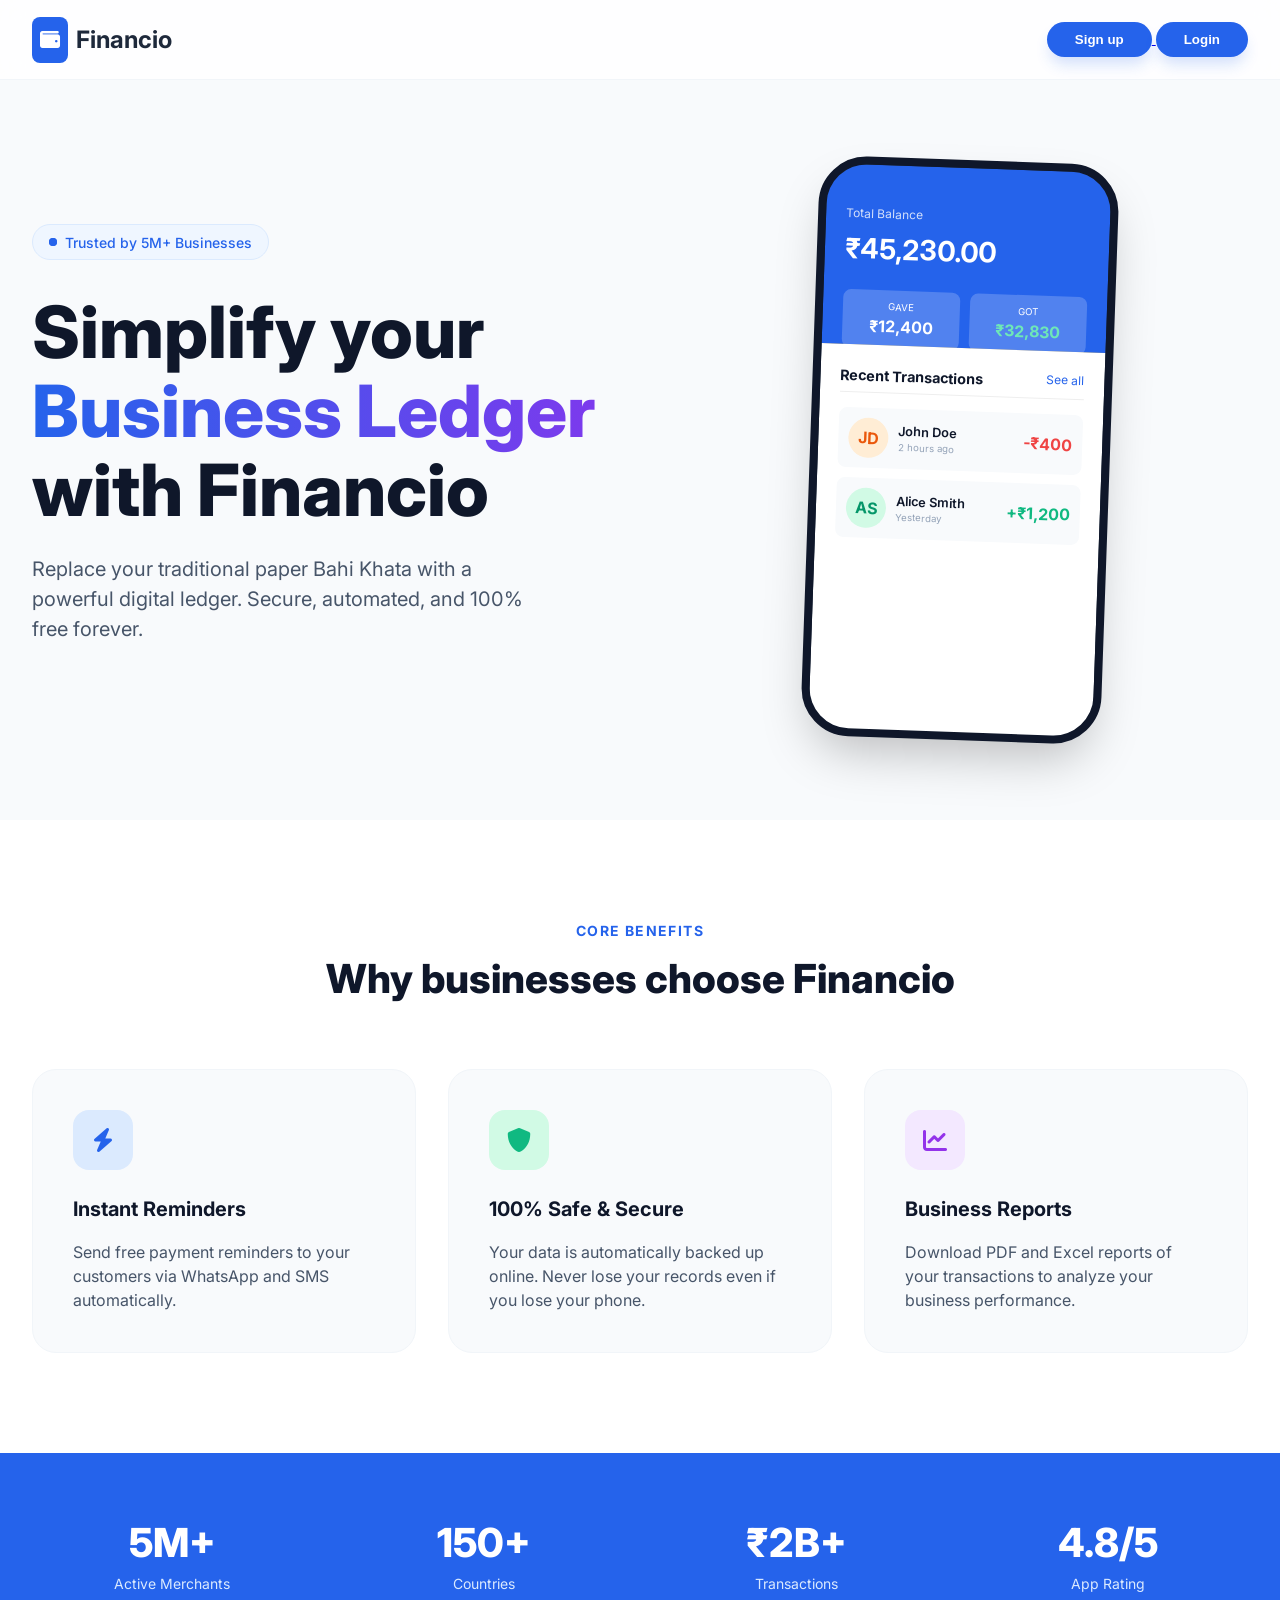
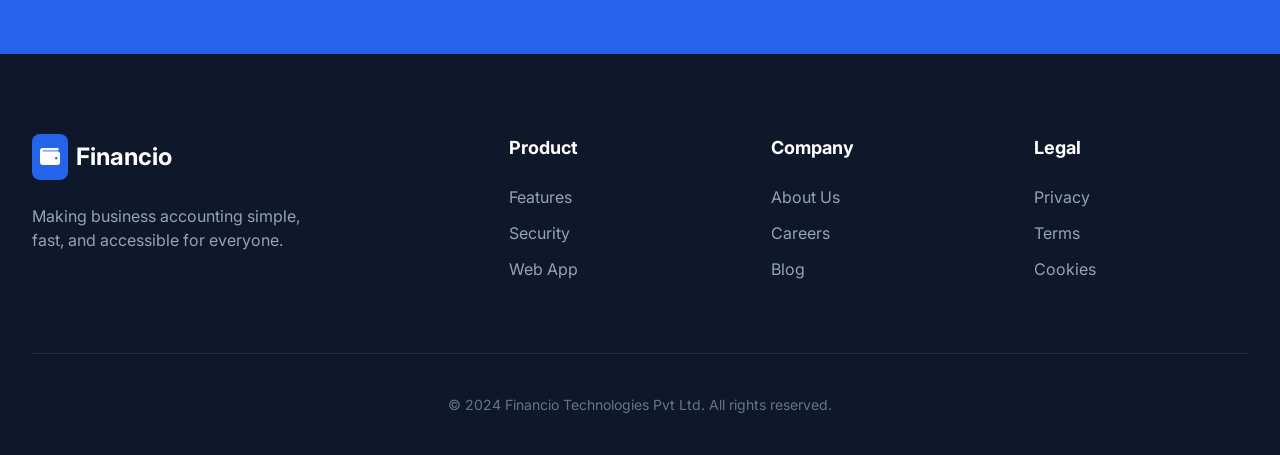
<file: frontend/landingpage/index.html>
<!DOCTYPE html>
<html lang="en">
<head>
    <meta charset="UTF-8">
    <meta name="viewport" content="width=device-width, initial-scale=1.0">
    <title>Financio - Digital Ledger for Business</title>
    <link rel="stylesheet" href="https://cdnjs.cloudflare.com/ajax/libs/font-awesome/6.0.0/css/all.min.css">
    <link rel="stylesheet" href="style.css">
</head>
<body>

    <!-- Navigation -->
    <nav>
        <div class="container flex justify-between items-center" style="width: 100%;">
            <a href="#" class="logo">
                <div class="logo-icon"><i class="fas fa-wallet"></i></div>
                <span class="logo-text">Financio</span>
            </a>
            
        <div class="button-group">
            <a href="../signup/index.html">
            <button class="btn-nav">Sign up</button>
        </a>   
        <a href="../login/index.html">
            <button class="btn-nav">Login</button>
        </a>
  </div>

        </div>
    </nav>

    <!-- Hero Section -->
    <section class="hero">
        <div class="container">
            <div class="hero-grid">
                <div class="hero-content">
                    <div class="badge">
                        <div class="dot-ping"></div>
                        Trusted by 5M+ Businesses
                    </div>
                    <h1 class="hero-title">
                        Simplify your <span class="gradient-text">Business Ledger</span> with Financio
                    </h1>
                    <p class="hero-desc">
                        Replace your traditional paper Bahi Khata with a powerful digital ledger. Secure, automated, and 100% free forever.
                    </p>
                    
                    <!-- <div class="store-buttons">
                        <a href="#" class="store-btn btn-black">
                            <i class="fab fa-google-play" style="font-size: 1.5rem;"></i>
                            <div class="text-left">
                                <p style="font-size: 0.6rem; opacity: 0.8; margin: 0;">GET IT ON</p>
                                <p style="font-size: 1.1rem; font-weight: 600; margin: 0;">Google Play</p>
                            </div>
                        </a>
                        <a href="#" class="store-btn btn-white">
                            <i class="fab fa-apple" style="font-size: 1.5rem;"></i>
                            <div class="text-left">
                                <p style="font-size: 0.6rem; opacity: 0.8; margin: 0;">Download on the</p>
                                <p style="font-size: 1.1rem; font-weight: 600; margin: 0;">App Store</p>
                            </div>
                        </a>
                    </div> -->
                </div>
                
                <div class="mockup-container">
                    <div class="phone">
                        <div class="phone-header">
                            <p style="font-size: 0.75rem; opacity: 0.8;">Total Balance</p>
                            <h2 style="font-size: 1.75rem; font-weight: 700; margin: 5px 0 20px;">₹45,230.00</h2>
                            <div class="flex" style="gap: 10px;">
                                <div style="background: rgba(255,255,255,0.2); flex: 1; padding: 10px; border-radius: 8px; text-align: center;">
                                    <p style="font-size: 0.6rem; text-transform: uppercase;">Gave</p>
                                    <p style="font-weight: 700;">₹12,400</p>
                                </div>
                                <div style="background: rgba(255,255,255,0.2); flex: 1; padding: 10px; border-radius: 8px; text-align: center;">
                                    <p style="font-size: 0.6rem; text-transform: uppercase;">Got</p>
                                    <p style="font-weight: 700; color: #6ee7b7;">₹32,830</p>
                                </div>
                            </div>
                        </div>
                        <div class="phone-body">
                            <div class="flex justify-between" style="margin-bottom: 15px; border-bottom: 1px solid #eee; padding-bottom: 5px;">
                                <span style="font-weight: 700; font-size: 0.9rem;">Recent Transactions</span>
                                <span style="color: var(--primary); font-size: 0.75rem;">See all</span>
                            </div>
                            <div class="transaction-card">
                                <div class="avatar" style="background: #ffedd5; color: #ea580c;">JD</div>
                                <div style="flex: 1;"><p style="font-size: 0.8rem; font-weight: 600;">John Doe</p><p style="font-size: 0.6rem; color: #94a3b8;">2 hours ago</p></div>
                                <span style="color: #ef4444; font-weight: 700;">-₹400</span>
                            </div>
                            <div class="transaction-card">
                                <div class="avatar" style="background: #d1fae5; color: #059669;">AS</div>
                                <div style="flex: 1;"><p style="font-size: 0.8rem; font-weight: 600;">Alice Smith</p><p style="font-size: 0.6rem; color: #94a3b8;">Yesterday</p></div>
                                <span style="color: #10b981; font-weight: 700;">+₹1,200</span>
                            </div>
                        </div>
                    </div>
                </div>
            </div>
        </div>
    </section>

    <!-- Features Section -->
    <section id="features" class="features">
        <div class="container">
            <div class="section-header">
                <p class="section-subtitle">Core Benefits</p>
                <h3 class="section-title">Why businesses choose Financio</h3>
            </div>
            
            <div class="features-grid">
                <div class="feature-card">
                    <div class="icon-box" style="background: #dbeafe; color: #2563eb;">
                        <i class="fas fa-bolt"></i>
                    </div>
                    <h4 style="font-size: 1.25rem; font-weight: 700; margin-bottom: 1rem;">Instant Reminders</h4>
                    <p style="color: var(--slate-600);">Send free payment reminders to your customers via WhatsApp and SMS automatically.</p>
                </div>
                <div class="feature-card">
                    <div class="icon-box" style="background: #d1fae5; color: #10b981;">
                        <i class="fas fa-shield-alt"></i>
                    </div>
                    <h4 style="font-size: 1.25rem; font-weight: 700; margin-bottom: 1rem;">100% Safe & Secure</h4>
                    <p style="color: var(--slate-600);">Your data is automatically backed up online. Never lose your records even if you lose your phone.</p>
                </div>
                <div class="feature-card">
                    <div class="icon-box" style="background: #f3e8ff; color: #9333ea;">
                        <i class="fas fa-chart-line"></i>
                    </div>
                    <h4 style="font-size: 1.25rem; font-weight: 700; margin-bottom: 1rem;">Business Reports</h4>
                    <p style="color: var(--slate-600);">Download PDF and Excel reports of your transactions to analyze your business performance.</p>
                </div>
            </div>
        </div>
    </section>

    <!-- Stats -->
    <section class="stats">
        <div class="container">
            <div class="stats-grid">
                <div><p class="stat-value">5M+</p><p class="stat-label">Active Merchants</p></div>
                <div><p class="stat-value">150+</p><p class="stat-label">Countries</p></div>
                <div><p class="stat-value">₹2B+</p><p class="stat-label">Transactions</p></div>
                <div><p class="stat-value">4.8/5</p><p class="stat-label">App Rating</p></div>
            </div>
        </div>
    </section>

    <!-- Footer -->
    <footer>
        <div class="container">
            <div class="footer-grid">
                <div class="footer-col">
                    <div class="logo" style="margin-bottom: 1.5rem;">
                        <div class="logo-icon"><i class="fas fa-wallet"></i></div>
                        <span class="logo-text" style="color: white;">Financio</span>
                    </div>
                    <p style="color: var(--slate-400); max-width: 300px;">Making business accounting simple, fast, and accessible for everyone.</p>
                </div>
                <div class="footer-col">
                    <h6>Product</h6>
                    <ul class="footer-links">
                        <li><a href="#">Features</a></li>
                        <li><a href="#">Security</a></li>
                        <li><a href="#">Web App</a></li>
                    </ul>
                </div>
                <div class="footer-col">
                    <h6>Company</h6>
                    <ul class="footer-links">
                        <li><a href="#">About Us</a></li>
                        <li><a href="#">Careers</a></li>
                        <li><a href="#">Blog</a></li>
                    </ul>
                </div>
                <div class="footer-col">
                    <h6>Legal</h6>
                    <ul class="footer-links">
                        <li><a href="#">Privacy</a></li>
                        <li><a href="#">Terms</a></li>
                        <li><a href="#">Cookies</a></li>
                    </ul>
                </div>
            </div>
            <div style="padding-top: 40px; border-top: 1px solid #1e293b; text-align: center; color: var(--slate-500); font-size: 0.875rem;">
                <p>&copy; 2024 Financio Technologies Pvt Ltd. All rights reserved.</p>
            </div>
        </div>
    </footer>

    <script>
        // Simple Intersection Observer to fade in elements
        const observer = new IntersectionObserver((entries) => {
            entries.forEach(entry => {
                if (entry.isIntersecting) {
                    entry.target.style.opacity = 1;
                    entry.target.style.transform = 'translateY(0)';
                }
            });
        });

        document.querySelectorAll('.feature-card').forEach(el => {
            el.style.opacity = 0;
            el.style.transform = 'translateY(20px)';
            el.style.transition = 'all 0.6s ease-out';
            observer.observe(el);
        });
    </script>
</body>
</html>
</file>
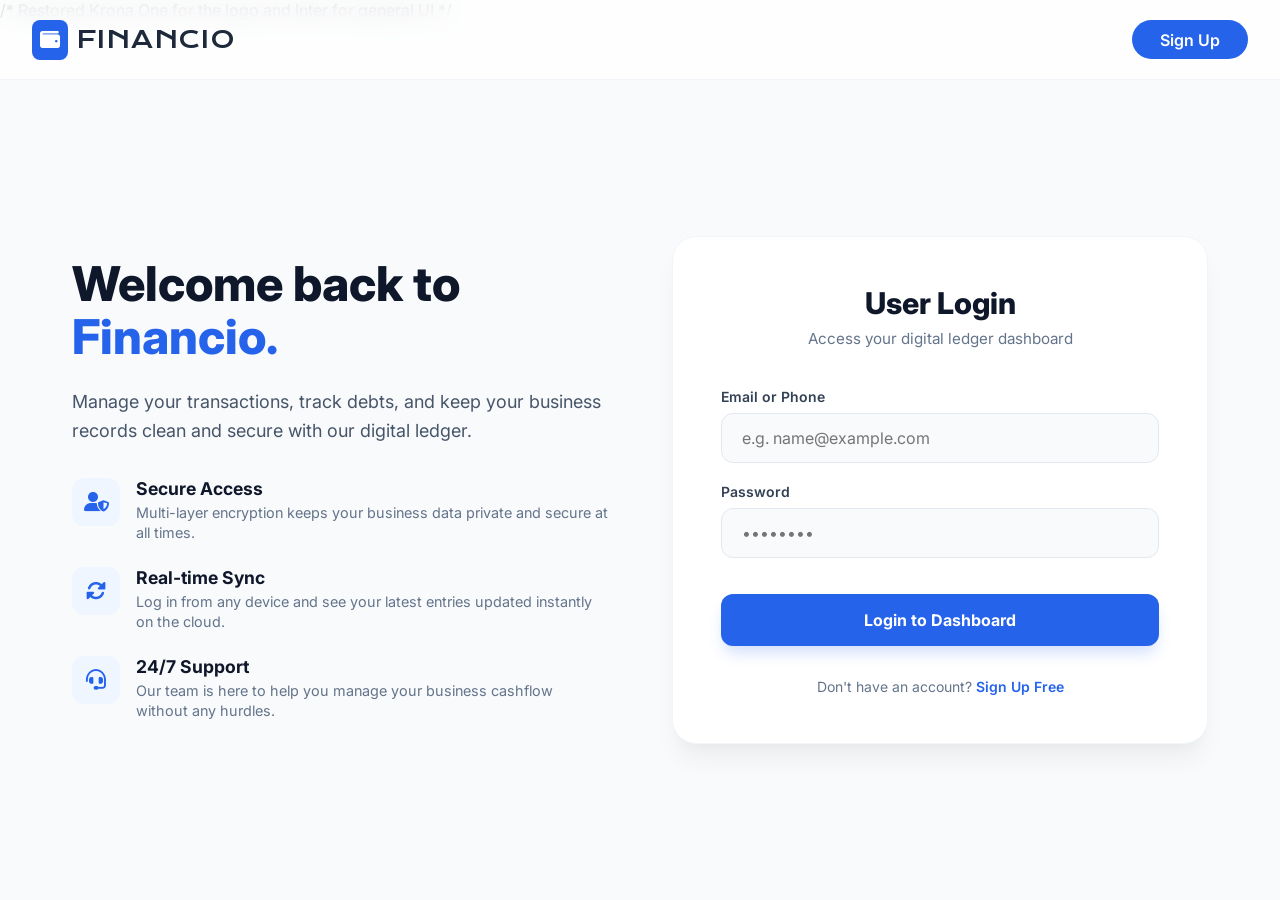
<file: frontend/login/index.html>
<!DOCTYPE html>
<html lang="en">
<head>
    <meta charset="UTF-8">
    <meta name="viewport" content="width=device-width, initial-scale=1.0">
    <title>Financio - Login</title>
    <link rel="stylesheet" href="https://cdnjs.cloudflare.com/ajax/libs/font-awesome/6.0.0/css/all.min.css">
    <link rel="stylesheet" href="style.css">   
    /* Restored Krona One for the logo and Inter for general UI */       
</head>
<body>

    <!-- Navigation -->
    <nav>
        <div class="nav-container">
            <a href="index.html" class="logo">
                <div class="logo-icon"><i class="fas fa-wallet"></i></div>
                <span class="logo-text">FINANCIO</span>
            </a>
            <a href="../signup/index.html" class="btn-nav">Sign Up</a>
        </div>
    </nav>

    <main>
        <div class="content-wrapper">
            <!-- Left Side: Interesting Info -->
            <div class="info-section">
                <div class="info-header">
                    <h1>Welcome back to <span>Financio.</span></h1>
                    <p>Manage your transactions, track debts, and keep your business records clean and secure with our digital ledger.</p>
                </div>

                <div class="feature-list">
                    <div class="feature-item">
                        <div class="feature-icon"><i class="fas fa-user-shield"></i></div>
                        <div class="feature-text">
                            <h4>Secure Access</h4>
                            <p>Multi-layer encryption keeps your business data private and secure at all times.</p>
                        </div>
                    </div>
                    <div class="feature-item">
                        <div class="feature-icon"><i class="fas fa-sync-alt"></i></div>
                        <div class="feature-text">
                            <h4>Real-time Sync</h4>
                            <p>Log in from any device and see your latest entries updated instantly on the cloud.</p>
                        </div>
                    </div>
                    <div class="feature-item">
                        <div class="feature-icon"><i class="fas fa-headset"></i></div>
                        <div class="feature-text">
                            <h4>24/7 Support</h4>
                            <p>Our team is here to help you manage your business cashflow without any hurdles.</p>
                        </div>
                    </div>
                </div>
            </div>

            <!-- Right Side: The Login Card -->
            <div class="login-card">
                <h2>User Login</h2>
                <p class="subtitle">Access your digital ledger dashboard</p>
                
                <form id="loginForm">
                    <div class="input-group">
                        <label for="identifier">Email or Phone</label>
                        <input type="text" id="identifier" placeholder="e.g. name@example.com" required>
                    </div>
                    
                    <div class="input-group">
                        <label for="password">Password</label>
                        <input type="password" id="password" placeholder="••••••••" required>
                    </div>
                    
                    <button type="submit">Login to Dashboard</button>
                </form>

                <p class="footer-text">
                    Don't have an account? <a href="../signup/index.html">Sign Up Free</a>
                </p>
            </div>
        </div>
    </main>

    <script>
        const loginForm = document.getElementById('loginForm');

        loginForm.addEventListener('submit', async (e) => {
            e.preventDefault(); 

            const identifier = document.getElementById('identifier').value;
            const password = document.getElementById('password').value;

            try {
                // Point to your running Express backend
                const response = await fetch('http://localhost:8000/api/v1/users/login', {
                    method: 'POST',
                    headers: { 'Content-Type': 'application/json' },
                    body: JSON.stringify({ identifier, password })
                });

                const data = await response.json();

                if (response.ok) {
                    console.log('Login successful!');
                    localStorage.setItem('financioToken', data.token);
                    localStorage.setItem('financioUser', JSON.stringify(data.user));
                    
                    // Redirect to dashboard
                    window.location.href = '../main/index.html';
                } else {
                    alert(`Login Failed: ${data.message}`);
                }
            } catch (error) {
                console.error('Error:', error);
                alert('Could not connect to the server. Is your backend running on port 8000?');
            }
        });
    </script>
</body>
</html>
</file>
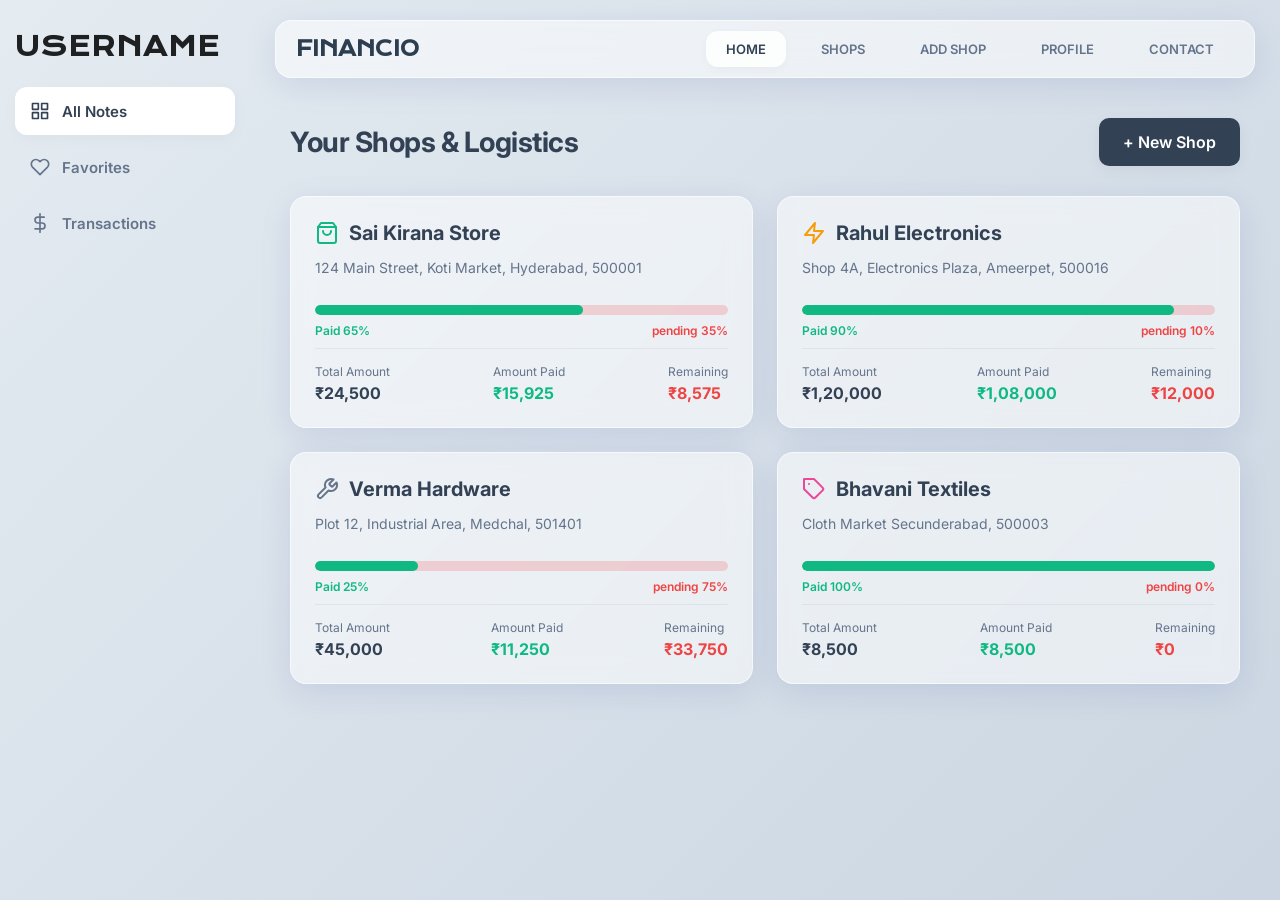
<file: frontend/main/index.html>
<!DOCTYPE html>
<html lang="en">

<head>
    <meta charset="UTF-8">
    <meta name="viewport" content="width=device-width, initial-scale=1.0">
    <title>Financio</title>
    <link href="https://fonts.googleapis.com/css2?family=Krona+One&display=swap" rel="stylesheet">
    <link rel="preconnect" href="https://fonts.googleapis.com">
    <link rel="preconnect" href="https://fonts.gstatic.com" crossorigin>
    <link href="https://fonts.googleapis.com/css2?family=Inter:wght@300;400;500;600;700&display=swap" rel="stylesheet">
    <link rel="stylesheet" href="style.css">
</head>

<body>
    <aside class="sidebar">
        <h2 class="sidebar-brand">USERNAME</h2>
        <div class="sidebar-menu">
            <a href="#" class="sidebar-item active">
                <svg viewBox="0 0 24 24" width="20" height="20" stroke="currentColor" fill="none" stroke-width="2" stroke-linecap="round" stroke-linejoin="round">
                    <rect x="3" y="3" width="7" height="7"></rect>
                    <rect x="14" y="3" width="7" height="7"></rect>
                    <rect x="14" y="14" width="7" height="7"></rect>
                    <rect x="3" y="14" width="7" height="7"></rect>
                </svg>
                All Notes
            </a>
            <a href="#" class="sidebar-item">
                <svg viewBox="0 0 24 24" width="20" height="20" stroke="currentColor" fill="none" stroke-width="2" stroke-linecap="round" stroke-linejoin="round">
                    <path d="M20.84 4.61a5.5 5.5 0 0 0-7.78 0L12 5.67l-1.06-1.06a5.5 5.5 0 0 0-7.78 7.78l1.06 1.06L12 21.23l7.78-7.78 1.06-1.06a5.5 5.5 0 0 0 0-7.78z"></path>
                </svg>
                Favorites
            </a>
            <a href="#" class="sidebar-item">
                <svg viewBox="0 0 24 24" width="20" height="20" stroke="currentColor" fill="none" stroke-width="2" stroke-linecap="round" stroke-linejoin="round">
                    <line x1="12" y1="1" x2="12" y2="23"></line>
                    <path d="M17 5H9.5a3.5 3.5 0 0 0 0 7h5a3.5 3.5 0 0 1 0 7H6"></path>
                </svg>
                Transactions
            </a>
        </div>
    </aside>

    <div class="content-wrapper">
        <nav class="navbar glass">
            <div class="logo"><h1>FINANCIO</h1></div>
            <div class="nav-menu">
                <a href="#" class="nav-item active">Home</a>
                <a href="#shops" class="nav-item">Shops</a>
                <a href="#add-shop" class="nav-item">Add Shop</a>
                <a href="../profile/" class="nav-item">Profile</a>
                <a href="#contact" class="nav-item">Contact</a>
            </div>
        </nav>

        <main class="main-content" id="shops">
            <div class="header">
                <h1>Your Shops & Logistics</h1>
                <a href="#add-shop" class="btn btn-primary">+ New Shop</a>
            </div>

            <div class="shops-grid">
                <!-- Shop 1 -->
                <a href="#ledger" class="shop-card glass">
                    <div class="shop-title">
                        <svg viewBox="0 0 24 24" width="24" height="24" stroke="currentColor" fill="none" stroke-width="2" stroke-linecap="round" stroke-linejoin="round" class="text-emerald">
                            <path d="M6 2L3 6v14a2 2 0 0 0 2 2h14a2 2 0 0 0 2-2V6l-3-4z"></path><line x1="3" y1="6" x2="21" y2="6"></line><path d="M16 10a4 4 0 0 1-8 0"></path>
                        </svg>
                        Sai Kirana Store
                    </div>
                    <div class="shop-address">124 Main Street, Koti Market, Hyderabad, 500001</div>
                    <div class="mt-auto">
                        <div class="progress-container">
                            <div class="progress-bar" style="width: 65%;"></div>
                        </div>
                        <div class="progress-text">
                            <span class="stat-green">Paid 65%</span>
                            <span class="stat-red">pending 35%</span>
                        </div>
                        <div class="shop-stats">
                            <div class="stat-item">
                                <span class="stat-label">Total Amount</span>
                                <span class="stat-value">&#8377;24,500</span>
                            </div>
                            <div class="stat-item">
                                <span class="stat-label">Amount Paid</span>
                                <span class="stat-value stat-green">&#8377;15,925</span>
                            </div>
                            <div class="stat-item">
                                <span class="stat-label">Remaining</span>
                                <span class="stat-value stat-red">&#8377;8,575</span>
                            </div>
                        </div>
                    </div>
                </a>

                <!-- Shop 2 -->
                <a href="#ledger" class="shop-card glass">
                    <div class="shop-title">
                        <svg viewBox="0 0 24 24" width="24" height="24" stroke="currentColor" fill="none" stroke-width="2" stroke-linecap="round" stroke-linejoin="round" class="text-amber">
                            <polygon points="13 2 3 14 12 14 11 22 21 10 12 10 13 2"></polygon>
                        </svg>
                        Rahul Electronics
                    </div>
                    <div class="shop-address">Shop 4A, Electronics Plaza, Ameerpet, 500016</div>
                    <div class="mt-auto">
                        <div class="progress-container">
                            <div class="progress-bar" style="width: 90%;"></div>
                        </div>
                        <div class="progress-text">
                            <span class="stat-green">Paid 90%</span>
                            <span class="stat-red">pending 10%</span>
                        </div>
                        <div class="shop-stats">
                            <div class="stat-item">
                                <span class="stat-label">Total Amount</span>
                                <span class="stat-value">&#8377;1,20,000</span>
                            </div>
                            <div class="stat-item">
                                <span class="stat-label">Amount Paid</span>
                                <span class="stat-value stat-green">&#8377;1,08,000</span>
                            </div>
                            <div class="stat-item">
                                <span class="stat-label">Remaining</span>
                                <span class="stat-value stat-red">&#8377;12,000</span>
                            </div>
                        </div>
                    </div>
                </a>

                <!-- Shop 3 -->
                <a href="#ledger" class="shop-card glass">
                    <div class="shop-title">
                       <svg viewBox="0 0 24 24" width="24" height="24" stroke="currentColor" fill="none" stroke-width="2" stroke-linecap="round" stroke-linejoin="round" class="text-slate">
                            <path d="M14.7 6.3a1 1 0 0 0 0 1.4l1.6 1.6a1 1 0 0 0 1.4 0l3.77-3.77a6 6 0 0 1-7.94 7.94l-6.91 6.91a2.12 2.12 0 0 1-3-3l6.91-6.91a6 6 0 0 1 7.94-7.94l-3.76 3.76z"></path>
                        </svg>
                        Verma Hardware
                    </div>
                    <div class="shop-address">Plot 12, Industrial Area, Medchal, 501401</div>
                    <div class="mt-auto">
                        <div class="progress-container">
                            <div class="progress-bar" style="width: 25%;"></div>
                        </div>
                        <div class="progress-text">
                            <span class="stat-green">Paid 25%</span>
                            <span class="stat-red">pending 75%</span>
                        </div>
                        <div class="shop-stats">
                            <div class="stat-item">
                                <span class="stat-label">Total Amount</span>
                                <span class="stat-value">&#8377;45,000</span>
                            </div>
                            <div class="stat-item">
                                <span class="stat-label">Amount Paid</span>
                                <span class="stat-value stat-green">&#8377;11,250</span>
                            </div>
                            <div class="stat-item">
                                <span class="stat-label">Remaining</span>
                                <span class="stat-value stat-red">&#8377;33,750</span>
                            </div>
                        </div>
                    </div>
                </a>

                <!-- Shop 4 -->
                <a href="#ledger" class="shop-card glass">
                    <div class="shop-title">
                        <svg viewBox="0 0 24 24" width="24" height="24" stroke="currentColor" fill="none" stroke-width="2" stroke-linecap="round" stroke-linejoin="round" class="text-pink">
                            <path d="M20.59 13.41l-7.17 7.17a2 2 0 0 1-2.83 0L2 12V2h10l8.59 8.59a2 2 0 0 1 0 2.82z"></path><line x1="7" y1="7" x2="7.01" y2="7"></line>
                        </svg>
                        Bhavani Textiles
                    </div>
                    <div class="shop-address">Cloth Market Secunderabad, 500003</div>
                    <div class="mt-auto">
                        <div class="progress-container">
                            <div class="progress-bar" style="width: 100%;"></div>
                        </div>
                        <div class="progress-text">
                            <span class="stat-green">Paid 100%</span>
                            <span class="stat-red">pending 0%</span>
                        </div>
                        <div class="shop-stats">
                            <div class="stat-item">
                                <span class="stat-label">Total Amount</span>
                                <span class="stat-value">&#8377;8,500</span>
                            </div>
                            <div class="stat-item">
                                <span class="stat-label">Amount Paid</span>
                                <span class="stat-value stat-green">&#8377;8,500</span>
                            </div>
                            <div class="stat-item">
                                <span class="stat-label">Remaining</span>
                                <span class="stat-value stat-red">&#8377;0</span>
                            </div>
                        </div>
                    </div>
                </a>
            </div>
        </main>

        <!-- Modals -->
        <div class="modal-overlay" id="ledger">
            <a href="#" class="modal-bg-click"></a>
            <div class="modal-card large glass">
                <div class="modal-header">
                    <div>
                        <h2 class="modal-title">Ledger: Sai Kirana Store</h2>
                        <div class="modal-subtitle">
                            124 Main Street, Koti Market, Hyderabad, 500001
                            <div class="owner-info">
                                <svg viewBox="0 0 24 24" width="16" height="16" stroke="currentColor" fill="none" stroke-width="2" stroke-linecap="round" stroke-linejoin="round"><path d="M20 21v-2a4 4 0 0 0-4-4H8a4 4 0 0 0-4 4v2"></path><circle cx="12" cy="7" r="4"></circle></svg>
                                <strong>Rajesh Kumar (Owner)</strong>
                            </div>
                            <div class="contact-info">
                                <svg viewBox="0 0 24 24" width="16" height="16" stroke="currentColor" fill="none" stroke-width="2" stroke-linecap="round" stroke-linejoin="round"><path d="M22 16.92v3a2 2 0 0 1-2.18 2 19.79 19.79 0 0 1-8.63-3.07 19.5 19.5 0 0 1-6-6 19.79 19.79 0 0 1-3.07-8.67A2 2 0 0 1 4.11 2h3a2 2 0 0 1 2 1.72 12.84 12.84 0 0 0 .7 2.81 2 2 0 0 1-.45 2.11L8.09 9.91a16 16 0 0 0 6 6l1.27-1.27a2 2 0 0 1 2.11-.45 12.84 12.84 0 0 0 2.81.7A2 2 0 0 1 22 16.92z"></path></svg>
                                +91 98480 12345
                            </div>
                        </div>
                    </div>
                    <a href="#" class="close-btn" title="Close">&times;</a>
                </div>

                <div class="ledger-summary">
                    <div class="progress-container lg">
                        <div class="progress-bar lg" style="width: 65%;"></div>
                    </div>
                    <div class="progress-text lg">
                        <span class="stat-green">65% Paid (&#8377;15,925)</span>
                        <span class="stat-red">35% Remaining (&#8377;8,575)</span>
                    </div>
                </div>

                <div class="section-header">
                    <h3>Entries & Transactions</h3>
                    <button class="btn btn-primary btn-sm">+ Record Payment</button>
                </div>

                <table class="ledger-table w-100">
                    <thead>
                        <tr>
                            <th>Date</th>
                            <th>Product Name</th>
                            <th>Quantity</th>
                            <th>Price/Item</th>
                            <th>Total Amount</th>
                            <th>Amount Paid</th>
                            <th>Payment Type</th>
                            <th>Remaining</th>
                            <th>Notes</th>
                        </tr>
                    </thead>
                    <tbody>
                        <tr>
                            <td>Oct 20, 2026</td>
                            <td>Sona Masoori Rice (25kg)</td>
                            <td>10</td>
                            <td>&#8377;1,250</td>
                            <td>&#8377;12,500</td>
                            <td class="stat-green">&#8377;8,000</td>
                            <td class="text-accent-medium">UPI</td>
                            <td class="stat-red">&#8377;4,500</td>
                            <td><a href="#edit-note" class="btn-note">+ Add Note</a></td>
                        </tr>
                        <!-- More rows... -->
                    </tbody>
                </table>
            </div>
        </div>

        <!-- Additional Modals (Note, Add Shop, Login, Signup, Contact) -->
        <div class="modal-overlay" id="edit-note">
            <a href="#ledger" class="modal-bg-click"></a>
            <div class="modal-card small glass">
                <div class="modal-header">
                    <h2 class="modal-title">Transaction Note</h2>
                    <a href="#ledger" class="close-btn" title="Close">&times;</a>
                </div>
                <div class="input-group">
                    <textarea class="input-field note-textarea" placeholder="Write a note..."></textarea>
                </div>
                <div class="mt-16">
                    <a href="#ledger" class="btn btn-primary w-100 text-center">Save Note</a>
                </div>
            </div>
        </div>

        <div class="modal-overlay" id="add-shop">
            <a href="#" class="modal-bg-click"></a>
            <div class="modal-card small glass">
                <div class="modal-header">
                    <h2 class="modal-title">Add New Shop</h2>
                    <a href="#" class="close-btn" title="Close">&times;</a>
                </div>
                <div class="input-group">
                    <input type="text" class="input-field" placeholder="Shop / Business Name">
                    <input type="text" class="input-field" placeholder="Owner Name">
                    <input type="tel" class="input-field" placeholder="Phone Number">
                    <textarea class="input-field" placeholder="Full Business Address"></textarea>
                </div>
                <div class="mt-32">
                    <a href="#" class="btn btn-primary w-100">Create Shop Profile</a>
                </div>
            </div>
        </div>

        <div class="modal-overlay" id="contact">
            <a href="#" class="modal-bg-click"></a>
            <div class="modal-card small glass">
                <div class="modal-header">
                    <h2 class="modal-title">Contact Support</h2>
                    <a href="#" class="close-btn" title="Close">&times;</a>
                </div>
                <div class="input-group">
                    <input type="text" class="input-field" placeholder="Your Name">
                    <input type="email" class="input-field" placeholder="Email Address">
                    <textarea class="input-field" placeholder="How can we help?"></textarea>
                </div>
                <div class="mt-32">
                    <a href="#" class="btn btn-primary w-100">Send Message</a>
                </div>
            </div>
        </div>
    </div>
</body>
</html>
</file>
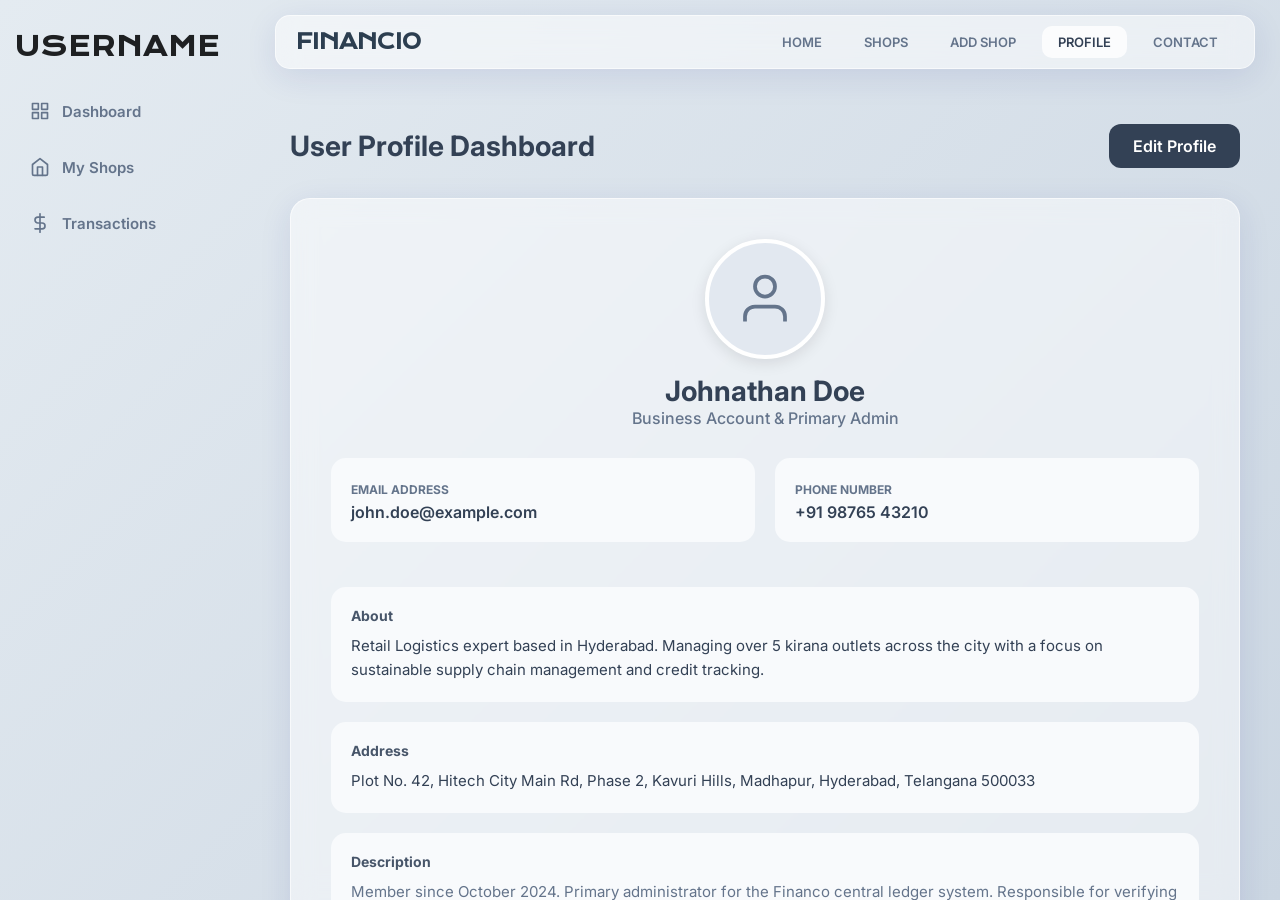
<file: frontend/profile/index.html>
<!DOCTYPE html>
<html lang="en">
<head>
    <meta charset="UTF-8">
    <meta name="viewport" content="width=device-width, initial-scale=1.0">
    <title>Financio - User Profile Dashboard</title>
    
    <!-- Fonts -->
    <link rel="preconnect" href="https://fonts.googleapis.com">
    <link rel="preconnect" href="https://fonts.gstatic.com" crossorigin>
    <link href="https://fonts.googleapis.com/css2?family=Krona+One&family=Inter:wght@300;400;500;600;700&display=swap" rel="stylesheet">
    <link rel="stylesheet" href="style.css"></head>

    
</head>
<body>

    <!-- Sidebar -->
    <aside class="sidebar">
        <h2 class="sidebar-brand">USERNAME</h2>
        <div class="sidebar-menu">
            <a href="#" class="sidebar-item">
                <svg viewBox="0 0 24 24" width="20" height="20" stroke="currentColor" fill="none" stroke-width="2" stroke-linecap="round" stroke-linejoin="round">
                    <rect x="3" y="3" width="7" height="7"></rect>
                    <rect x="14" y="3" width="7" height="7"></rect>
                    <rect x="14" y="14" width="7" height="7"></rect>
                    <rect x="3" y="14" width="7" height="7"></rect>
                </svg>
                Dashboard
                
            </a>
            <a href="#shops" class="sidebar-item">
                <svg viewBox="0 0 24 24" width="20" height="20" stroke="currentColor" fill="none" stroke-width="2" stroke-linecap="round" stroke-linejoin="round">
                    <path d="M3 9l9-7 9 7v11a2 2 0 0 1-2 2H5a2 2 0 0 1-2-2z"></path>
                    <polyline points="9 22 9 12 15 12 15 22"></polyline>
                </svg>
                My Shops
            </a>
            <a href="#" class="sidebar-item">
                <svg viewBox="0 0 24 24" width="20" height="20" stroke="currentColor" fill="none" stroke-width="2" stroke-linecap="round" stroke-linejoin="round">
                    <line x1="12" y1="1" x2="12" y2="23"></line>
                    <path d="M17 5H9.5a3.5 3.5 0 0 0 0 7h5a3.5 3.5 0 0 1 0 7H6"></path>
                </svg>
                Transactions
            </a>
        </div>
    </aside>

    <div class="content-wrapper">
        <!-- Top Navbar -->
        <nav class="navbar glass">
            <div class="logo"><h1>FINANCIO</h1></div>
            <div class="nav-menu">
                <a href="../main/index.html" class="nav-item">Home</a>
                <a href="index.html#shops" class="nav-item">Shops</a>
                <a href="index.html#add-shop" class="nav-item">Add Shop</a>
    
                <a href="#" class="nav-item active">Profile</a>
                <a href="index.html#contact" class="nav-item">Contact</a>
            </div>
        </nav>

        <!-- Main Dashboard: Profile UI -->
        <main class="main-content">
            <div class="header">
                <h1>User Profile Dashboard</h1>
                <a href="#edit-profile" class="btn btn-primary">Edit Profile</a>
            </div>

            <div class="profile-dashboard glass">
                <div class="profile-header">
                    <div class="profile-photo-wrapper" onclick="document.getElementById('photoInput').click()">
                        <div class="profile-photo" id="profileDisplay">
                            <svg viewBox="0 0 24 24" fill="none" stroke="currentColor" stroke-width="1.5"><path d="M20 21v-2a4 4 0 0 0-4-4H8a4 4 0 0 0-4 4v2"></path><circle cx="12" cy="7" r="4"></circle></svg>
                        </div>
                        <div class="photo-overlay">
                            <div style="display:flex; flex-direction:column; align-items:center;">
                                <svg viewBox="0 0 24 24" fill="none" stroke="currentColor" stroke-width="2"><path d="M23 19a2 2 0 0 1-2 2H3a2 2 0 0 1-2-2V8a2 2 0 0 1 2-2h4l2-3h6l2 3h4a2 2 0 0 1 2 2z"></path><circle cx="12" cy="13" r="4"></circle></svg>
                                <span>Change</span>
                            </div>
                        </div>
                        <input type="file" id="photoInput" hidden accept="image/*" onchange="handlePhotoChange(this)">
                    </div>
                    <div>
                        <h2 style="font-size: 28px;">Johnathan Doe</h2>
                        <p style="color: var(--text-muted); font-weight: 500;">Business Account & Primary Admin</p>
                    </div>
                </div>

                <div class="profile-info-grid">
                    <div class="profile-section">
                        <span class="info-label">Email Address</span>
                        <p class="info-value">john.doe@example.com</p>
                    </div>
                    <div class="profile-section">
                        <span class="info-label">Phone Number</span>
                        <p class="info-value">+91 98765 43210</p>
                    </div>
                </div>

                <div class="profile-section">
                    <h4>About</h4>
                    <p style="font-size: 15px; line-height: 1.6; color: var(--text-main);">Retail Logistics expert based in Hyderabad. Managing over 5 kirana outlets across the city with a focus on sustainable supply chain management and credit tracking.</p>
                </div>

                <!-- New Address Section -->
                <div class="profile-section">
                    <h4>Address</h4>
                    <p style="font-size: 15px; line-height: 1.6; color: var(--text-main);">Plot No. 42, Hitech City Main Rd, Phase 2, Kavuri Hills, Madhapur, Hyderabad, Telangana 500033</p>
                </div>

                <div class="profile-section">
                    <h4>Description</h4>
                    <p style="font-size: 15px; line-height: 1.6; color: var(--text-muted);">Member since October 2024. Primary administrator for the Financo central ledger system. Responsible for verifying high-value transactions and managing shop onboarding.</p>
                </div>

                <div style="margin-top: 30px; display: flex; gap: 15px; justify-content: center;">
                    <a href="#shops" class="btn btn-outline">View My Shops</a>
                    <a href="#login" class="btn btn-outline" style="border-color: var(--red); color: var(--red);">Logout</a>
                </div>
            </div>
        </main>

        <!-- Modals -->

        <!-- Edit Profile Modal Updated with Address -->
        <div class="modal-overlay" id="edit-profile">
            <a href="#" style="position: absolute; inset: 0; cursor: default;"></a>
            <div class="modal-card glass small">
                <div class="modal-header">
                    <h2 class="modal-title">Edit Details</h2>
                    <a href="#" class="close-btn">&times;</a>
                </div>
                <div class="input-group">
                    <div><span class="info-label">Full Name</span><input type="text" class="input-field" value="Johnathan Doe"></div>
                    <div><span class="info-label">Email</span><input type="email" class="input-field" value="john.doe@example.com"></div>
                    <div><span class="info-label">Phone</span><input type="tel" class="input-field" value="+91 98765 43210"></div>
                    <div><span class="info-label">About</span><textarea class="input-field">Retail Logistics expert based in Hyderabad...</textarea></div>
                    <div><span class="info-label">Address</span><textarea class="input-field">Plot No. 42, Hitech City Main Rd, Phase 2, Kavuri Hills, Madhapur, Hyderabad, Telangana 500033</textarea></div>
                    <div><span class="info-label">Description</span><textarea class="input-field">Member since October 2024...</textarea></div>
                </div>
                <div style="margin-top: 32px;">
                    <a href="#" class="btn btn-primary" style="width: 100%;">Save Changes</a>
                </div>
            </div>
        </div>

        <!-- Shops List Modal -->
        <div class="modal-overlay" id="shops">
            <a href="#" style="position: absolute; inset: 0; cursor: default;"></a>
            <div class="modal-card large glass">
                <div class="modal-header">
                    <h2 class="modal-title">Your Shops & Logistics</h2>
                    <a href="#" class="close-btn">&times;</a>
                </div>
                
                <div class="shops-grid">
                    <a href="#ledger" class="shop-card glass">
                        <div class="shop-title">
                            <svg viewBox="0 0 24 24" width="22" height="22" stroke="currentColor" fill="none" stroke-width="2"><path d="M3 9l9-7 9 7v11a2 2 0 0 1-2 2H5a2 2 0 0 1-2-2z"></path></svg>
                            Sai Kirana Store
                        </div>
                        <div class="shop-address">124 Main Street, Koti Market, Hyderabad</div>
                        <div style="margin-top: auto;">
                            <div class="progress-container"><div class="progress-bar" style="width: 65%;"></div></div>
                            <div class="shop-stats">
                                <div class="stat-item"><span class="stat-label">Paid</span><span class="stat-value stat-green">₹15,925</span></div>
                                <div class="stat-item"><span class="stat-label">Pending</span><span class="stat-value stat-red">₹8,575</span></div>
                            </div>
                        </div>
                    </a>

                    <a href="#ledger" class="shop-card glass">
                        <div class="shop-title">
                            <svg viewBox="0 0 24 24" width="22" height="22" stroke="currentColor" fill="none" stroke-width="2"><path d="M3 9l9-7 9 7v11a2 2 0 0 1-2 2H5a2 2 0 0 1-2-2z"></path></svg>
                            Rahul Electronics
                        </div>
                        <div class="shop-address">Shop 4A, Ameerpet, Hyderabad</div>
                        <div style="margin-top: auto;">
                            <div class="progress-container"><div class="progress-bar" style="width: 90%;"></div></div>
                            <div class="shop-stats">
                                <div class="stat-item"><span class="stat-label">Paid</span><span class="stat-value stat-green">₹1,08,000</span></div>
                                <div class="stat-item"><span class="stat-label">Pending</span><span class="stat-value stat-red">₹12,000</span></div>
                            </div>
                        </div>
                    </a>
                </div>
            </div>
        </div>

        <!-- Ledger Modal -->
        <div class="modal-overlay" id="ledger">
            <a href="#shops" style="position: absolute; inset: 0;"></a>
            <div class="modal-card large glass">
                <div class="modal-header">
                    <h2 class="modal-title">Ledger: Sai Kirana Store</h2>
                    <a href="#shops" class="close-btn">&times;</a>
                </div>
                <table class="ledger-table">
                    <thead><tr><th>Date</th><th>Product</th><th>Total</th><th>Paid</th><th>Remaining</th></tr></thead>
                    <tbody><tr><td>Oct 20, 2026</td><td>Rice (25kg)</td><td>₹12,500</td><td class="stat-green">₹8,000</td><td class="stat-red">₹4,500</td></tr></tbody>
                </table>
            </div>
        </div>

        <!-- Add Shop Modal -->
        <div class="modal-overlay" id="add-shop">
            <a href="#" style="position: absolute; inset: 0;"></a>
            <div class="modal-card small glass">
                <div class="modal-header"><h2 class="modal-title">Add New Shop</h2><a href="#" class="close-btn">&times;</a></div>
                <div class="input-group">
                    <input type="text" class="input-field" placeholder="Shop Name">
                    <input type="text" class="input-field" placeholder="Owner Name">
                    <textarea class="input-field" placeholder="Address"></textarea>
                </div>
                <a href="#" class="btn btn-primary" style="margin-top: 20px; width: 100%;">Create Profile</a>
            </div>
        </div>

        <!-- Login Modal -->
        <div class="modal-overlay" id="login">
            <a href="#" style="position: absolute; inset: 0;"></a>
            <div class="modal-card small glass">
                <div class="modal-header"><h2 class="modal-title">Login</h2><a href="#" class="close-btn">&times;</a></div>
                <div class="input-group">
                    <input type="email" class="input-field" placeholder="Email">
                    <input type="password" class="input-field" placeholder="Password">
                </div>
                <a href="#" class="btn btn-primary" style="margin-top: 20px; width: 100%;">Sign In</a>
            </div>
        </div>

        <!-- Contact Modal -->
        <div class="modal-overlay" id="contact">
            <a href="#" style="position: absolute; inset: 0;"></a>
            <div class="modal-card small glass">
                <div class="modal-header"><h2 class="modal-title">Contact Us</h2><a href="#" class="close-btn">&times;</a></div>
                <div class="input-group">
                    <input type="text" class="input-field" placeholder="Name">
                    <textarea class="input-field" placeholder="Message"></textarea>
                </div>
                <a href="#" class="btn btn-primary" style="margin-top: 20px; width: 100%;">Send</a>
            </div>
        </div>

    </div>

    <script>
        function handlePhotoChange(input) {
            if (input.files && input.files[0]) {
                const reader = new FileReader();
                reader.onload = function(e) {
                    const profileDisplay = document.getElementById('profileDisplay');
                    profileDisplay.innerHTML = `<img src="${e.target.result}" style="width:100%; height:100%; object-fit:cover;">`;
                }
                reader.readAsDataURL(input.files[0]);
            }
        }
    </script>
</body>
</html>
</file>
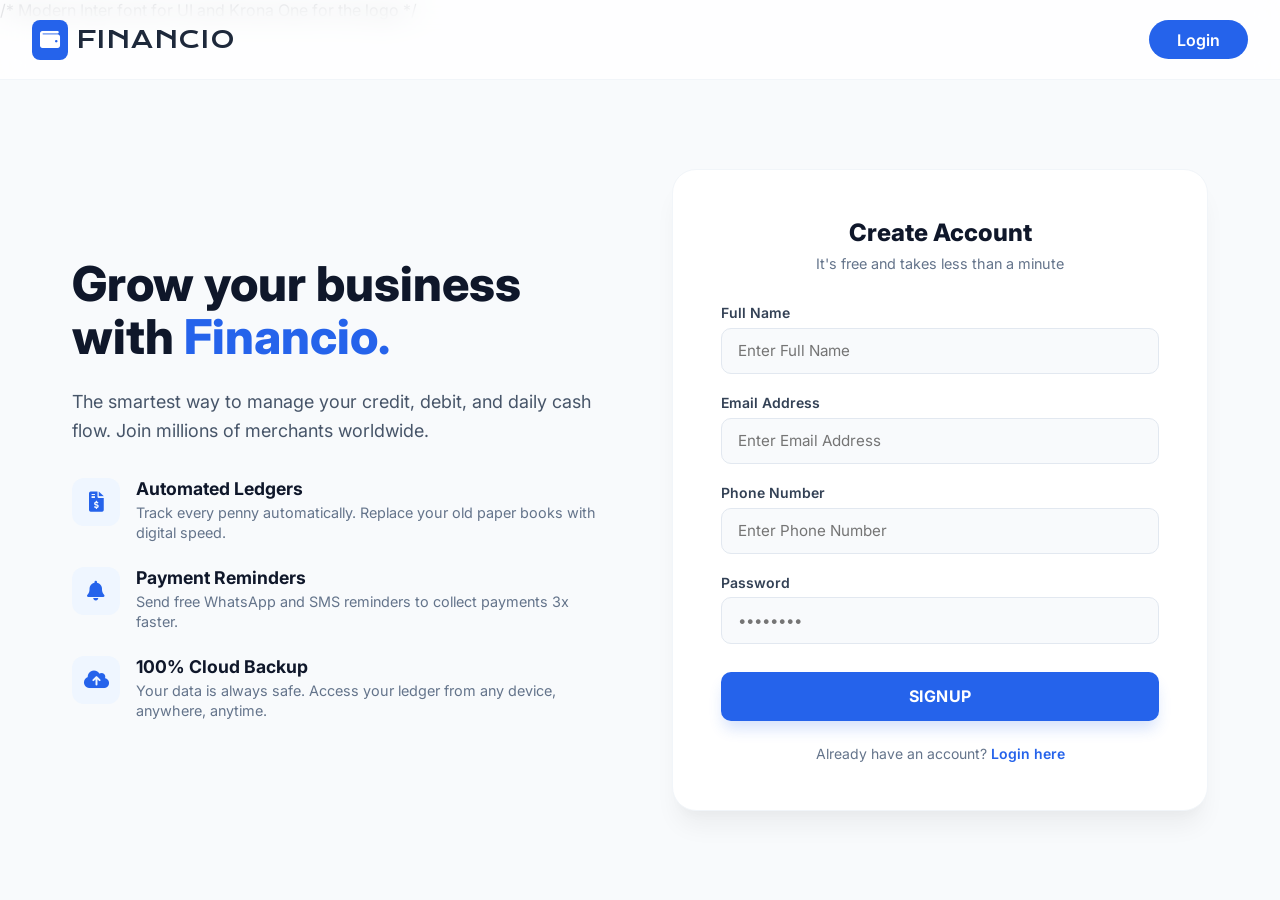
<file: frontend/signup/index.html>
<!DOCTYPE html>
<html lang="en">
<head>
    <meta charset="UTF-8">
    <meta name="viewport" content="width=device-width, initial-scale=1.0">
    <title>Financio - Sign Up</title>
    <link rel="stylesheet" href="https://cdnjs.cloudflare.com/ajax/libs/font-awesome/6.0.0/css/all.min.css">
    <link rel="stylesheet" href="style.css">  
    /* Modern Inter font for UI and Krona One for the logo */
       
</head>
<body>

    <!-- Navigation -->
    <nav>
        <div class="nav-container">
            <a href="index.html" class="logo">
                <div class="logo-icon"><i class="fas fa-wallet"></i></div>
                <span class="logo-text">FINANCIO</span>
            </a>
            <a href="../login/index.html" class="btn-nav">Login</a>
        </div>
    </nav>

    <main>
        <div class="content-wrapper">
            <!-- Left Side: Interesting Info -->
            <div class="info-section">
                <div class="info-header">
                    <h1>Grow your business with <span>Financio.</span></h1>
                    <p>The smartest way to manage your credit, debit, and daily cash flow. Join millions of merchants worldwide.</p>
                </div>

                <div class="feature-list">
                    <div class="feature-item">
                        <div class="feature-icon"><i class="fas fa-file-invoice-dollar"></i></div>
                        <div class="feature-text">
                            <h4>Automated Ledgers</h4>
                            <p>Track every penny automatically. Replace your old paper books with digital speed.</p>
                        </div>
                    </div>
                    <div class="feature-item">
                        <div class="feature-icon"><i class="fas fa-bell"></i></div>
                        <div class="feature-text">
                            <h4>Payment Reminders</h4>
                            <p>Send free WhatsApp and SMS reminders to collect payments 3x faster.</p>
                        </div>
                    </div>
                    <div class="feature-item">
                        <div class="feature-icon"><i class="fas fa-cloud-upload-alt"></i></div>
                        <div class="feature-text">
                            <h4>100% Cloud Backup</h4>
                            <p>Your data is always safe. Access your ledger from any device, anywhere, anytime.</p>
                        </div>
                    </div>
                </div>
            </div>

            <!-- Right Side: The Sign Up Form -->
            <div class="signup-card">
                <h2>Create Account</h2>
                <p class="form-subtitle">It's free and takes less than a minute</p>
                
                <form id="signupForm">
                    <div class="input-group">
                        <label for="fullName">Full Name</label>
                        <input type="text" id="fullName" placeholder="Enter Full Name" required>
                    </div>

                    <div class="input-group">
                        <label for="email">Email Address</label>
                        <input type="email" id="email" placeholder="Enter Email Address" required>
                    </div>

                    <div class="input-group">
                        <label for="phoneNo">Phone Number</label>
                        <input type="tel" id="phoneNo" placeholder="Enter Phone Number" required>
                    </div>
                    
                    <div class="input-group">
                        <label for="password">Password</label>
                        <input type="password" id="password" placeholder="••••••••" required>
                    </div>
                    
                    <button type="submit">Signup</button>
                </form>

                <p class="footer-text">
                    Already have an account? <a href="../login/index.html">Login here</a>
                </p>
            </div>
        </div>
    </main>

    <script>
        const signupForm = document.getElementById('signupForm');

        signupForm.addEventListener('submit', async (e) => {
            e.preventDefault(); 

            const full_name = document.getElementById('fullName').value;
            const email = document.getElementById('email').value;
            const phone_no = document.getElementById('phoneNo').value;
            const password = document.getElementById('password').value;

            try {
                const response = await fetch('http://localhost:8000/api/v1/users/signup', {
                    method: 'POST',
                    headers: { 'Content-Type': 'application/json' },
                    body: JSON.stringify({ full_name, email, phone_no, password })
                });

                const data = await response.json();

                if (response.ok) {
                    alert('Signup successful! Please proceed to login.');
                    window.location.href = 'login.html'; 
                } else {
                    alert(`Signup Failed: ${data.message}`);
                }
            } catch (error) {
                console.error('Error:', error);
                alert('Could not connect to the server. Is your backend running on port 8000?');
            }
        });
    </script>
</body>
</html>
</file>
<file: frontend/landingpage/style.css>
@import url('https://fonts.googleapis.com/css2?family=Inter:wght@300;400;600;700&display=swap');
        
        /* CSS Variables / Design Tokens */
        :root {
            --primary: #2563eb;
            --primary-dark: #1d4ed8;
            --primary-light: #eff6ff;
            --slate-900: #0f172a;
            --slate-800: #1e293b;
            --slate-600: #475569;
            --slate-500: #64748b;
            --slate-400: #94a3b8;
            --slate-100: #f1f5f9;
            --slate-50: #f8fafc;
            --emerald: #10b981;
            --emerald-light: #ecfdf5;
            --white: #ffffff;
            --black: #000000;
        }

        * {
            margin: 0;
            padding: 0;
            box-sizing: border-box;
        }

        body {
            font-family: 'Inter', sans-serif;
            scroll-behavior: smooth;
            color: var(--slate-900);
            line-height: 1.5;
            overflow-x: hidden;
        }

        /* Layout Helpers */
        .container {
            max-width: 1320px; /* Increased slightly for better gap */
            margin: 0 auto;
            padding: 0 2rem; /* Increased padding */
        }

        .flex { display: flex; }
        .items-center { align-items: center; }
        .justify-between { justify-content: space-between; }
        .text-center { text-align: center; }

        /* Typography */
        .gradient-text {
            background: linear-gradient(90deg, var(--primary), #7c3aed);
            -webkit-background-clip: text;
            -webkit-text-fill-color: transparent;
        }

        /* Navbar */
        nav {
            position: fixed;
            width: 100%;
            top: 0;
            z-index: 1000;
            background: rgba(255, 255, 255, 0.8);
            backdrop-filter: blur(12px);
            border-bottom: 1px solid var(--slate-100);
            height: 80px;
            display: flex;
            align-items: center;
        }

        .logo {
            display: flex;
            align-items: center;
            gap: 0.5rem;
            text-decoration: none;
        }

        .logo-icon {
            background: var(--primary);
            padding: 0.5rem;
            border-radius: 8px;
            color: white;
            font-size: 1.25rem;
        }

        .logo-text {
            font-size: 1.5rem;
            font-weight: 700;
            color: var(--slate-800);
        }
        /*  */

        .btn-nav {
            background: var(--primary);
            color: white;
            padding: 0.6rem 1.75rem; /* Slightly wider button */
            border-radius: 9999px;
            border: none;
            font-weight: 600;
            cursor: pointer;
            box-shadow: 0 10px 15px -3px rgba(37, 99, 235, 0.2);
            transition: background 0.3s, transform 0.2s;
        }

        .btn-nav:hover {
            background: var(--primary-dark);
            transform: translateY(-1px);
        }

        /* Hero */
        .hero {
            padding: 160px 0 80px;
            background-color: #f8fafc;
            background-image: radial-gradient(#cbd5e1 0.5px, transparent 0.5px);
            background-size: 24px 24px;
        }

        .hero-grid {
            display: grid;
            grid-template-columns: 1fr;
            gap: 4rem;
            align-items: center;
        }

        .badge {
            display: inline-flex;
            align-items: center;
            gap: 0.5rem;
            background: var(--primary-light);
            color: var(--primary);
            padding: 0.4rem 1rem;
            border-radius: 9999px;
            font-size: 0.875rem;
            font-weight: 500;
            border: 1px solid #dbeafe;
            margin-bottom: 2rem;
        }

        .dot-ping {
            height: 8px;
            width: 8px;
            background: var(--primary);
            border-radius: 50%;
            position: relative;
        }

        .dot-ping::after {
            content: '';
            position: absolute;
            width: 100%;
            height: 100%;
            background: var(--primary);
            border-radius: 50%;
            animation: ping 1.5s infinite;
        }

        @keyframes ping {
            75%, 100% { transform: scale(2.5); opacity: 0; }
        }

        .hero-title {
            font-size: 3rem;
            font-weight: 800;
            line-height: 1.1;
            margin-bottom: 1.5rem;
        }

        .hero-desc {
            font-size: 1.25rem;
            color: var(--slate-600);
            max-width: 500px;
            margin-bottom: 2rem;
        }

        .store-buttons {
            display: flex;
            flex-direction: column;
            gap: 1rem;
            margin-bottom: 2rem;
        }

        .store-btn {
            display: flex;
            align-items: center;
            gap: 0.75rem;
            padding: 0.8rem 1.5rem;
            border-radius: 12px;
            text-decoration: none;
            transition: transform 0.2s;
        }

        .store-btn:hover { transform: scale(1.05); }

        .btn-black { background: var(--black); color: white; }
        .btn-white { background: var(--white); color: var(--slate-900); border: 1px solid var(--slate-100); }

        /* Mockup */
        .mockup-container {
            display: flex;
            justify-content: center;
            position: relative;
        }

        .phone {
            width: 300px;
            height: 580px;
            background: var(--slate-800);
            border: 8px solid var(--slate-900);
            border-radius: 3rem;
            overflow: hidden;
            box-shadow: 0 25px 50px -12px rgba(0, 0, 0, 0.25);
            transform: rotate(2deg);
        }

        .phone-header {
            background: var(--primary);
            height: 180px;
            padding: 40px 20px 20px;
            color: white;
        }

        .phone-body {
            background: white;
            height: 100%;
            padding: 20px;
        }

        .transaction-card {
            background: var(--slate-50);
            padding: 10px;
            border-radius: 8px;
            display: flex;
            align-items: center;
            gap: 10px;
            margin-bottom: 10px;
        }

        .avatar {
            width: 40px;
            height: 40px;
            border-radius: 50%;
            display: flex;
            align-items: center;
            justify-content: center;
            font-weight: bold;
        }

        /* Features */
        .features { padding: 100px 0; background: white; }

        .section-header { margin-bottom: 60px; text-align: center; }
        .section-subtitle { color: var(--primary); font-weight: 700; text-transform: uppercase; letter-spacing: 0.1em; font-size: 0.875rem; margin-bottom: 0.5rem; }
        .section-title { font-size: 2.5rem; font-weight: 800; }

        .features-grid {
            display: grid;
            grid-template-columns: repeat(auto-fit, minmax(300px, 1fr));
            gap: 2rem;
        }

        .feature-card {
            padding: 2.5rem;
            background: var(--slate-50);
            border-radius: 24px;
            border: 1px solid var(--slate-100);
            transition: all 0.3s;
        }

        .feature-card:hover {
            transform: translateY(-8px);
            box-shadow: 0 20px 25px -5px rgba(0,0,0,0.1);
        }

        .icon-box {
            width: 60px;
            height: 60px;
            border-radius: 16px;
            display: flex;
            align-items: center;
            justify-content: center;
            font-size: 1.5rem;
            margin-bottom: 1.5rem;
        }

        /* Stats */
        .stats {
            background: var(--primary);
            padding: 60px 0;
            color: white;
        }

        .stats-grid {
            display: grid;
            grid-template-columns: repeat(2, 1fr);
            gap: 2rem;
            text-align: center;
        }

        .stat-value { font-size: 2.5rem; font-weight: 800; }
        .stat-label { color: #dbeafe; font-size: 0.875rem; }

        /* Footer */
        footer {
            background: var(--slate-900);
            color: white;
            padding: 80px 0 40px;
        }

        .footer-grid {
            display: grid;
            grid-template-columns: 1fr;
            gap: 3rem;
            margin-bottom: 60px;
        }

        .footer-col h6 { font-size: 1.125rem; font-weight: 700; margin-bottom: 1.5rem; }
        .footer-links { list-style: none; }
        .footer-links li { margin-bottom: 0.75rem; }
        .footer-links a { color: var(--slate-400); text-decoration: none; transition: color 0.3s; }
        .footer-links a:hover { color: white; }

        /* Mobile Adjustments */
        @media (min-width: 768px) {
            .hero-grid { grid-template-columns: 1fr 1fr; }
            .hero-title { font-size: 4.5rem; }
            .store-buttons { flex-direction: row; }
            .stats-grid { grid-template-columns: repeat(4, 1fr); }
            .footer-grid { grid-template-columns: 2fr 1fr 1fr 1fr; }
        }

        /* Custom Scrollbar */
        ::-webkit-scrollbar { width: 8px; }
        ::-webkit-scrollbar-track { background: #f1f1f1; }
        ::-webkit-scrollbar-thumb { background: #cbd5e1; border-radius: 10px; }
        ::-webkit-scrollbar-thumb:hover { background: #94a3b8; }
</file>
<file: frontend/login/style.css>
@import url('https://fonts.googleapis.com/css2?family=Inter:wght@300;400;600;700&display=swap');
        @import url('https://fonts.googleapis.com/css2?family=Krona+One&display=swap'); 
:root {
            --primary: #2563eb;
            --primary-dark: #1d4ed8;
            --primary-light: #eff6ff;
            --slate-900: #0f172a;
            --slate-800: #1e293b;
            --slate-700: #334155;
            --slate-600: #475569;
            --slate-500: #64748b;
            --slate-400: #94a3b8;
            --slate-200: #e2e8f0;
            --slate-100: #f1f5f9;
            --slate-50: #f8fafc;
            --white: #ffffff;
        }

        * {
            margin: 0;
            padding: 0;
            box-sizing: border-box;
            font-family: 'Inter', sans-serif;
        }

        body {
            background-color: var(--slate-50);
            background-image: radial-gradient(#cbd5e1 0.5px, transparent 0.5px);
            background-size: 24px 24px;
            color: var(--slate-900);
            min-height: 100vh;
            display: flex;
            flex-direction: column;
        }

        /* Navbar Styling */
        nav {
            position: fixed;
            width: 100%;
            top: 0;
            z-index: 1000;
            background: rgba(255, 255, 255, 0.8);
            backdrop-filter: blur(12px);
            border-bottom: 1px solid var(--slate-100);
            height: 80px;
            display: flex;
            align-items: center;
        }

        .nav-container {
            max-width: 1320px;
            margin: 0 auto;
            padding: 0 2rem;
            width: 100%;
            display: flex;
            justify-content: space-between;
            align-items: center;
        }

        .logo {
            display: flex;
            align-items: center;
            gap: 0.5rem;
            text-decoration: none;
        }

        .logo-icon {
            background: var(--primary);
            padding: 0.5rem;
            border-radius: 8px;
            color: white;
            font-size: 1.25rem;
        }

        .logo-text {
            font-size: 1.5rem;
            color: var(--slate-800);
            font-family: 'Krona One', sans-serif;
            text-transform: uppercase;
            letter-spacing: 1px;
        }

        .btn-nav {
            background: var(--primary);
            color: white;
            padding: 0.6rem 1.75rem;
            border-radius: 9999px;
            border: none;
            font-weight: 600;
            cursor: pointer;
            text-decoration: none;
            transition: all 0.3s;
        }

        .btn-nav:hover {
            background: var(--primary-dark);
            transform: translateY(-1px);
        }

        /* Layout Layout */
        main {
            flex-grow: 1;
            display: flex;
            align-items: center;
            justify-content: center;
            padding: 100px 2rem 40px;
            max-width: 1200px;
            margin: 0 auto;
            width: 100%;
        }

        .content-wrapper {
            display: grid;
            grid-template-columns: 1fr 1fr;
            gap: 4rem;
            align-items: center;
            width: 100%;
        }

        /* Info Section (Matching Signup) */
        .info-section {
            display: flex;
            flex-direction: column;
            gap: 2rem;
        }

        .info-header h1 {
            font-size: 3rem;
            font-weight: 800;
            line-height: 1.1;
            margin-bottom: 1.5rem;
            color: var(--slate-900);
        }

        .info-header h1 span {
            color: var(--primary);
        }

        .info-header p {
            font-size: 1.125rem;
            color: var(--slate-600);
            line-height: 1.6;
        }

        .feature-list {
            display: flex;
            flex-direction: column;
            gap: 1.5rem;
        }

        .feature-item {
            display: flex;
            gap: 1rem;
            align-items: flex-start;
        }

        .feature-icon {
            background: var(--primary-light);
            color: var(--primary);
            width: 48px;
            height: 48px;
            border-radius: 12px;
            display: flex;
            align-items: center;
            justify-content: center;
            flex-shrink: 0;
            font-size: 1.25rem;
        }

        .feature-text h4 {
            font-size: 1.1rem;
            font-weight: 700;
            margin-bottom: 0.25rem;
        }

        .feature-text p {
            font-size: 0.9rem;
            color: var(--slate-500);
            line-height: 1.4;
        }

        /* Login Card */
        .login-card {
            background: var(--white);
            padding: 3rem;
            border-radius: 24px;
            border: 1px solid var(--slate-100);
            box-shadow: 0 20px 25px -5px rgba(0, 0, 0, 0.05), 0 10px 10px -5px rgba(0, 0, 0, 0.02);
            text-align: center;
        }

        h2 {
            font-size: 1.875rem;
            font-weight: 800;
            color: var(--slate-900);
            margin-bottom: 0.5rem;
        }

        .subtitle {
            color: var(--slate-500);
            margin-bottom: 2.5rem;
            font-size: 0.95rem;
        }

        form {
            display: flex;
            flex-direction: column;
            gap: 1.25rem;
        }

        .input-group {
            text-align: left;
        }

        .input-group label {
            display: block;
            font-size: 0.875rem;
            font-weight: 600;
            color: var(--slate-700);
            margin-bottom: 0.5rem;
        }

        input {
            width: 100%;
            padding: 0.875rem 1.25rem;
            border: 1px solid var(--slate-200);
            border-radius: 12px;
            font-size: 1rem;
            color: var(--slate-900);
            transition: all 0.2s;
            background: var(--slate-50);
        }

        input:focus {
            outline: none;
            border-color: var(--primary);
            background: var(--white);
            box-shadow: 0 0 0 4px var(--primary-light);
        }

        button[type="submit"] {
            margin-top: 1rem;
            background: var(--primary);
            color: var(--white);
            border: none;
            padding: 1rem;
            border-radius: 12px;
            font-size: 1rem;
            font-weight: 700;
            cursor: pointer;
            transition: all 0.3s;
            box-shadow: 0 10px 15px -3px rgba(37, 99, 235, 0.2);
        }

        button[type="submit"]:hover {
            background: var(--primary-dark);
            transform: translateY(-2px);
        }

        .footer-text {
            margin-top: 2rem;
            font-size: 0.875rem;
            color: var(--slate-500);
        }

        .footer-text a {
            color: var(--primary);
            text-decoration: none;
            font-weight: 600;
        }

        /* Mobile Responsive */
        @media (max-width: 968px) {
            .content-wrapper {
                grid-template-columns: 1fr;
                gap: 3rem;
            }
            .info-section {
                text-align: center;
                align-items: center;
                order: 2;
            }
            .login-card {
                order: 1;
            }
            .feature-item {
                text-align: left;
            }
            .info-header h1 {
                font-size: 2.25rem;
            }
        }
</file>
<file: frontend/main/style.css>
:root {
            --bg-gradient: linear-gradient(135deg, #e4ebf1 0%, #cbd6e2 100%);
            --glass-bg: rgba(255, 255, 255, 0.5);
            --glass-border: rgba(255, 255, 255, 0.6);
            --glass-shadow: 0 8px 32px rgba(31, 38, 135, 0.1);
            --text-main: #334155;
            --text-muted: #64748b;
            --accent: #475569;
            --white: #ffffff;
            --input-bg: #f8fafc;
            --hover-bg: rgba(255, 255, 255, 0.8);
            --border-radius: 20px;
            --card-radius: 16px;
            --green: #10b981;
            --red: #ef4444;
        }

        * {
            margin: 0;
            padding: 0;
            box-sizing: border-box;
            font-family: 'Inter', sans-serif;
        }

        body {
            background: var(--bg-gradient);
            color: var(--text-main);
            min-height: 100vh;
            display: flex;
            flex-direction: row;
            overflow: hidden;
        }

        .content-wrapper {
            flex: 1;
            display: flex;
            flex-direction: column;
            height: 100vh;
            overflow-y: auto;
            width: calc(100% - 250px);
            position: relative;
        }

        /* Sidebar Styles */
        .sidebar {
            width: 250px;
            height: 100vh;
            padding: 30px 15px;
            display: flex;
            flex-direction: column;
            gap: 24px;
            flex-shrink: 0;
            overflow-y: auto;
        }

        .sidebar-brand {
            font-size: 26px;
            font-weight: 900;
            color: #1E2022;
            letter-spacing: 1px;
            font-family: 'Krona One', sans-serif;
        }

        .sidebar-menu {
            display: flex;
            flex-direction: column;
            gap: 8px;
        }

        .sidebar-item {
            display: flex;
            align-items: center;
            gap: 12px;
            padding: 14px 15px;
            border-radius: 12px;
            text-decoration: none;
            color: var(--text-muted);
            font-weight: 600;
            font-size: 15px;
            transition: all 0.2s ease;
        }

        .sidebar-item:hover {
            color: var(--text-main);
            background: rgba(255, 255, 255, 0.4);
        }

        .sidebar-item.active {
            background-color: var(--white);
            color: var(--text-main);
            box-shadow: 0 4px 15px rgba(0, 0, 0, 0.03);
        }

        /* Glassmorphism utility */
        .glass {
            background: var(--glass-bg);
            backdrop-filter: blur(12px);
            -webkit-backdrop-filter: blur(12px);
            border: 1px solid var(--glass-border);
            box-shadow: var(--glass-shadow);
        }

        /* Top Navbar - UPDATED TO BE FLOATING */
        .navbar {
            position: sticky;
            top: 20px;
            z-index: 1000;
            margin: 20px 25px 0 25px; /* Adjusted to float with symmetric spacing */
            border-radius: 16px; /* Rounded corners for floating look */
            text-decoration: none;
            color: #000000;
            font-size: 13px;
            font-weight: 600;
            text-transform: uppercase;
            font-family: 'Darker Grotesque', sans-serif;
            display: flex;
            justify-content: space-between;
            align-items: center;
            padding: 10px 20px;
        }

        .logo h1 {
            font-family: 'Krona One', sans-serif;
            color: #2c3e50;
        }

        .nav-menu {
            list-style: none;
            display: flex;
            gap: 15px;
        }

        .nav-item {
            padding: 10px 20px;
            border-radius: 12px;
            cursor: pointer;
            font-weight: 600;
            color: var(--text-muted);
            transition: all 0.3s ease;
            text-decoration: none;
            display: inline-flex;
            align-items: center;
        }

        .nav-item.active,
        .nav-item:hover {
            background: var(--hover-bg);
            color: var(--text-main);
            box-shadow: 0 2px 10px rgba(0, 0, 0, 0.03);
        }

        /* Main Content */
        .main-content {
            flex: 1;
            padding: 40px;
            max-width: 1400px;
            margin: 0 auto;
            width: 100%;
        }

        .header {
            margin-bottom: 30px;
            display: flex;
            justify-content: space-between;
            align-items: center;
        }

        .header h1 {
            font-size: 28px;
            font-weight: 700;
            letter-spacing: -0.5px;
        }

        /* Shop Cards Grid */
        .shops-grid {
            display: grid;
            grid-template-columns: repeat(auto-fill, minmax(320px, 1fr));
            gap: 24px;
        }

        .shop-card {
            padding: 24px;
            border-radius: var(--card-radius);
            cursor: pointer;
            transition: all 0.3s ease;
            display: flex;
            flex-direction: column;
            gap: 12px;
            text-decoration: none;
            color: inherit;
        }

        .shop-card:hover {
            transform: translateY(-4px);
            box-shadow: 0 12px 40px rgba(31, 38, 135, 0.15);
            background: rgba(255, 255, 255, 0.7);
        }

        .shop-title {
            font-weight: 700;
            font-size: 20px;
            color: var(--text-main);
            display: flex;
            align-items: center;
            gap: 10px;
        }

        .shop-address {
            font-size: 14px;
            color: var(--text-muted);
            line-height: 1.5;
            flex: 1;
        }

        .shop-stats {
            display: flex;
            justify-content: space-between;
            margin-top: 10px;
            padding-top: 15px;
            border-top: 1px solid rgba(0, 0, 0, 0.05);
        }

        .stat-item {
            display: flex;
            flex-direction: column;
        }

        .stat-label {
            font-size: 12px;
            color: var(--text-muted);
            margin-bottom: 4px;
        }

        .stat-value {
            font-size: 16px;
            font-weight: 700;
        }

        .stat-red { color: var(--red); }
        .stat-green { color: var(--green); }

        /* Ledger Table */
        .ledger-table {
            width: 100%;
            border-collapse: collapse;
            margin-top: 20px;
            background: rgba(255, 255, 255, 0.4);
            border-radius: 12px;
            overflow: hidden;
        }

        .ledger-table th,
        .ledger-table td {
            padding: 16px;
            text-align: left;
            border-bottom: 1px solid rgba(0, 0, 0, 0.05);
        }

        .ledger-table th {
            font-weight: 600;
            color: var(--text-muted);
            font-size: 14px;
            background: rgba(255, 255, 255, 0.6);
        }

        .ledger-table td {
            font-size: 15px;
            font-weight: 500;
        }

        /* Progress Bar */
        .progress-container {
            width: 100%;
            height: 10px;
            background: rgba(239, 68, 68, 0.2);
            border-radius: 5px;
            overflow: hidden;
            margin-top: 15px;
            display: flex;
        }

        .progress-bar {
            height: 100%;
            background: var(--green);
            border-radius: 5px;
            transition: width 1s ease;
        }

        .progress-text {
            display: flex;
            justify-content: space-between;
            font-size: 12px;
            font-weight: 600;
            margin-top: 8px;
        }

        /* Modals */
        .modal-overlay {
            position: fixed;
            top: 0;
            left: 0;
            width: 100vw;
            height: 100vh;
            background: rgba(148, 163, 184, 0.4);
            backdrop-filter: blur(6px);
            display: none;
            align-items: center;
            justify-content: center;
            z-index: 2000;
            padding: 20px;
        }

        .modal-overlay:target {
            display: flex;
        }

        .modal-card {
            width: 600px;
            max-width: 100%;
            max-height: 90vh;
            border-radius: var(--border-radius);
            padding: 40px;
            display: flex;
            flex-direction: column;
            pointer-events: auto;
            overflow-y: auto;
            position: relative;
            z-index: 10;
        }

        .modal-card.large { width: 1000px; }
        .modal-card.small { width: 450px; }

        .modal-header {
            display: flex;
            justify-content: space-between;
            align-items: center;
            margin-bottom: 24px;
            position: relative;
        }

        .modal-title {
            font-size: 24px;
            font-weight: 700;
            color: var(--text-main);
        }

        .close-btn {
            text-decoration: none;
            color: var(--text-muted);
            font-size: 32px;
            line-height: 1;
            padding: 0 5px;
            transition: color 0.3s ease;
        }

        .close-btn:hover {
            color: var(--text-main);
        }

        .input-group {
            display: flex;
            flex-direction: column;
            gap: 16px;
        }

        .input-field {
            width: 100%;
            background: var(--input-bg);
            border: none;
            border-radius: 16px;
            padding: 16px 20px;
            font-size: 16px;
            color: var(--text-main);
            box-shadow: inset 0 2px 5px rgba(0, 0, 0, 0.02);
            outline: none;
            transition: all 0.3s ease;
        }

        .input-field:focus {
            background: #ffffff;
            box-shadow: inset 0 2px 10px rgba(0, 0, 0, 0.05);
        }

        textarea.input-field {
            resize: vertical;
            min-height: 100px;
        }

        .btn {
            padding: 14px 24px;
            border-radius: 30px;
            border: none;
            font-size: 16px;
            font-weight: 600;
            cursor: pointer;
            transition: all 0.3s ease;
            background: var(--white);
            color: var(--text-main);
            text-decoration: none;
            display: inline-flex;
            justify-content: center;
            align-items: center;
            box-shadow: 0 4px 15px rgba(0, 0, 0, 0.05);
        }

        .btn:hover {
            box-shadow: 0 6px 20px rgba(0, 0, 0, 0.1);
            transform: translateY(-2px);
            background: #f8fafc;
        }

        .btn-primary {
            background: var(--text-main);
            color: var(--white);
            border-radius: 10px;
        }

        .btn-primary:hover {
            background: var(--text-muted);
        }

        /* Added Utility Classes */
        .text-emerald { color: #10b981; }
        .text-amber { color: #f59e0b; }
        .text-slate { color: #64748b; }
        .text-pink { color: #ec4899; }
        .mt-auto { margin-top: auto; }
        .w-100 { width: 100%; }
        .text-center { text-align: center; }
        .mt-16 { margin-top: 16px; }
        .mt-32 { margin-top: 32px; }

        .modal-subtitle {
            font-size: 14px;
            color: var(--text-muted);
            margin-top: 5px;
            line-height: 1.6;
        }

        .owner-info {
            display: flex;
            align-items: center;
            gap: 6px;
            margin-top: 8px;
            color: #475569;
        }

        .contact-info {
            display: flex;
            align-items: center;
            gap: 6px;
            margin-top: 4px;
            color: #475569;
        }

        .ledger-summary {
            margin-bottom: 32px;
            background: rgba(255, 255, 255, 0.3);
            padding: 20px;
            border-radius: 16px;
        }

        .progress-container.lg {
            height: 16px;
            border-radius: 8px;
        }

        .progress-bar.lg {
            border-radius: 8px;
        }

        .progress-text.lg {
            font-size: 15px;
            margin-top: 10px;
        }

        .section-header {
            display: flex;
            justify-content: space-between;
            align-items: center;
            margin-bottom: 20px;
        }

        .section-header h3 {
            font-size: 20px;
            font-weight: 600;
        }

        .btn-sm {
            padding: 10px 20px;
            font-size: 14px;
        }

        .text-accent-medium {
            color: #475569;
            font-weight: 500;
        }

        .btn-note {
            display: inline-block;
            padding: 4px 10px;
            font-size: 11px;
            background: #f8fafc;
            border: 1px solid #e2e8f0;
            border-radius: 6px;
            color: #475569;
            text-decoration: none;
            transition: all 0.2s ease;
        }

        .btn-note:hover {
            background: #e2e8f0;
        }

        .modal-bg-click {
            position: absolute;
            top: 0;
            left: 0;
            right: 0;
            bottom: 0;
            cursor: default;
        }

        .modal-header-center {
            justify-content: center;
            margin-bottom: 10px;
        }

        .modal-title-lg {
            font-size: 28px;
        }

        .close-btn-abs {
            position: absolute;
            right: 40px;
        }

        .modal-desc {
            text-align: center;
            color: var(--text-muted);
            margin-bottom: 24px;
        }

        .form-actions {
            margin-top: 32px;
            display: flex;
            flex-direction: column;
            gap: 12px;
        }

        .note-textarea {
            min-height: 100px;
            padding: 12px;
            margin-bottom: 8px;
        }

        /* Responsive */
        @media (max-width: 768px) {
            body {
                flex-direction: column;
                overflow: auto;
            }

            .content-wrapper {
                height: auto;
                overflow-y: visible;
                width: 100%;
            }

            .sidebar {
                width: 100%;
                height: auto;
                padding: 20px;
                gap: 15px;
            }

            .sidebar-menu {
                flex-direction: row;
                flex-wrap: nowrap;
                overflow-x: auto;
                padding-bottom: 10px;
            }

            .sidebar-item {
                white-space: nowrap;
            }

            .navbar {
                flex-direction: column;
                gap: 15px;
                padding: 15px 20px;
                position: relative; /* Remove sticky on mobile for better space */
                margin: 10px;
                top: 0;
            }

            .nav-menu {
                flex-wrap: wrap;
                justify-content: center;
            }

            .modal-card {
                padding: 24px;
            }

            .ledger-table {
                display: block;
                overflow-x: auto;
                white-space: nowrap;
            }
        }
</file>
<file: frontend/profile/style.css>
:root {
            --bg-gradient: linear-gradient(135deg, #e4ebf1 0%, #cbd6e2 100%);
            --glass-bg: rgba(255, 255, 255, 0.5);
            --glass-border: rgba(255, 255, 255, 0.6);
            --glass-shadow: 0 8px 32px rgba(31, 38, 135, 0.1);
            --text-main: #334155;
            --text-muted: #64748b;
            --accent: #475569;
            --white: #ffffff;
            --input-bg: #f8fafc;
            --hover-bg: rgba(255, 255, 255, 0.8);
            --border-radius: 20px;
            --card-radius: 16px;
            --green: #10b981;
            --red: #ef4444;
            --primary: #2563eb;
        }

        * {
            margin: 0;
            padding: 0;
            box-sizing: border-box;
            font-family: 'Inter', sans-serif;
        }

        body {
            background: var(--bg-gradient);
            color: var(--text-main);
            min-height: 100vh;
            display: flex;
            flex-direction: row;
            overflow: hidden;
        }

        .content-wrapper {
            flex: 1;
            display: flex;
            flex-direction: column;
            height: 100vh;
            overflow-y: auto;
            width: calc(100% - 250px);
        }

        /* Sidebar Styles */
        .sidebar {
            width: 250px;
            height: 100vh;
            padding: 30px 15px;
            display: flex;
            flex-direction: column;
            gap: 24px;
            flex-shrink: 0;
            overflow-y: auto;
        }

        .sidebar-brand {
            font-size: 26px;
            font-weight: 900;
            color: #1E2022;
            letter-spacing: 1px;
            font-family: 'Krona One', sans-serif;
        }

        .sidebar-menu {
            display: flex;
            flex-direction: column;
            gap: 8px;
        }

        .sidebar-item {
            display: flex;
            align-items: center;
            gap: 12px;
            padding: 14px 15px;
            border-radius: 12px;
            text-decoration: none;
            color: var(--text-muted);
            font-weight: 600;
            font-size: 15px;
            transition: all 0.2s ease;
        }

        .sidebar-item:hover {
            color: var(--text-main);
            background: rgba(255, 255, 255, 0.4);
        }

        .sidebar-item.active {
            background-color: var(--white);
            color: var(--text-main);
            box-shadow: 0 4px 15px rgba(0, 0, 0, 0.03);
        }

        /* Glassmorphism utility */
        .glass {
            background: var(--glass-bg);
            backdrop-filter: blur(12px);
            -webkit-backdrop-filter: blur(12px);
            border: 1px solid var(--glass-border);
            box-shadow: var(--glass-shadow);
        }

        /* Top Navbar */
        .navbar {
            text-decoration: none;
            color: #000000;
            font-size: 13px;
            margin: 15px 25px;
            font-weight: 600;
            text-transform: uppercase;
            display: flex;
            justify-content: space-between;
            align-items: center;
            padding: 10px 20px;
            border-radius: 15px;
        }

        .logo h1 {
            font-family: 'Krona One', sans-serif;
            font-size: 20px;
            color: #2c3e50;
        }

        .nav-menu {
            list-style: none;
            display: flex;
            gap: 10px;
        }

        .nav-item {
            padding: 8px 16px;
            border-radius: 10px;
            cursor: pointer;
            font-weight: 600;
            color: var(--text-muted);
            transition: all 0.3s ease;
            text-decoration: none;
            display: inline-flex;
            align-items: center;
        }

        .nav-item.active, .nav-item:hover {
            background: var(--hover-bg);
            color: var(--text-main);
        }

        /* Main Content */
        .main-content {
            flex: 1;
            padding: 40px;
            max-width: 1400px;
            margin: 0 auto;
            width: 100%;
        }

        .header {
            margin-bottom: 30px;
            display: flex;
            justify-content: space-between;
            align-items: center;
        }

        .header h1 {
            font-size: 28px;
            font-weight: 700;
        }

        /* Shop Cards Grid */
        .shops-grid {
            display: grid;
            grid-template-columns: repeat(auto-fill, minmax(320px, 1fr));
            gap: 24px;
            margin-top: 30px;
        }

        .shop-card {
            padding: 24px;
            border-radius: var(--card-radius);
            cursor: pointer;
            transition: all 0.3s ease;
            display: flex;
            flex-direction: column;
            gap: 12px;
            text-decoration: none;
            color: inherit;
        }

        .shop-card:hover {
            transform: translateY(-4px);
            background: rgba(255, 255, 255, 0.7);
        }

        .shop-title {
            font-weight: 700;
            font-size: 20px;
            display: flex;
            align-items: center;
            gap: 10px;
        }

        .shop-address {
            font-size: 14px;
            color: var(--text-muted);
            line-height: 1.5;
            flex: 1;
        }

        .shop-stats {
            display: flex;
            justify-content: space-between;
            margin-top: 10px;
            padding-top: 15px;
            border-top: 1px solid rgba(0, 0, 0, 0.05);
        }

        .stat-label { font-size: 12px; color: var(--text-muted); }
        .stat-value { font-size: 16px; font-weight: 700; }
        .stat-red { color: var(--red); }
        .stat-green { color: var(--green); }

        /* Progress Bar */
        .progress-container {
            width: 100%;
            height: 10px;
            background: rgba(239, 68, 68, 0.2);
            border-radius: 5px;
            overflow: hidden;
            margin-top: 15px;
        }

        .progress-bar {
            height: 100%;
            background: var(--green);
        }

        /* Modals */
        .modal-overlay {
            position: fixed;
            top: 0;
            left: 0;
            width: 100vw;
            height: 100vh;
            background: rgba(148, 163, 184, 0.4);
            backdrop-filter: blur(6px);
            display: none;
            align-items: center;
            justify-content: center;
            z-index: 1000;
            padding: 20px;
        }

        .modal-overlay:target { display: flex; }

        .modal-card {
            width: 600px;
            max-width: 100%;
            background: white;
            border-radius: var(--border-radius);
            padding: 40px;
            overflow-y: auto;
            position: relative;
        }

        .modal-card.small { width: 450px; }
        .modal-card.large { width: 1000px; }

        .modal-header {
            display: flex;
            justify-content: space-between;
            align-items: center;
            margin-bottom: 24px;
        }

        .close-btn {
            text-decoration: none;
            color: var(--text-muted);
            font-size: 32px;
            transition: color 0.3s;
        }

        .close-btn:hover { color: var(--text-main); }

        /* Profile Styles */
        .profile-dashboard {
            padding: 40px;
            border-radius: var(--border-radius);
        }

        .profile-header {
            display: flex;
            flex-direction: column;
            align-items: center;
            gap: 15px;
            margin-bottom: 30px;
            text-align: center;
        }

        .profile-photo-wrapper {
            position: relative;
            cursor: pointer;
        }

        .profile-photo {
            width: 120px;
            height: 120px;
            border-radius: 50%;
            background: #e2e8f0;
            border: 4px solid var(--white);
            box-shadow: 0 4px 15px rgba(0,0,0,0.1);
            display: flex;
            align-items: center;
            justify-content: center;
            overflow: hidden;
            transition: 0.3s;
        }

        .photo-overlay {
            position: absolute;
            inset: 0;
            background: rgba(0,0,0,0.3);
            border-radius: 50%;
            display: flex;
            align-items: center;
            justify-content: center;
            opacity: 0;
            transition: 0.3s;
            color: white;
            font-size: 12px;
            font-weight: 600;
        }

        .profile-photo-wrapper:hover .photo-overlay {
            opacity: 1;
        }

        .profile-photo svg { width: 60px; height: 60px; color: var(--text-muted); }
        .photo-overlay svg { width: 24px; height: 24px; color: white; margin-bottom: 4px; }

        .profile-info-grid {
            display: grid;
            grid-template-columns: 1fr 1fr;
            gap: 20px;
            margin-bottom: 25px;
        }

        .info-label { font-size: 12px; color: var(--text-muted); text-transform: uppercase; font-weight: 700; }
        .info-value { font-size: 16px; font-weight: 600; color: var(--text-main); margin-top: 4px; }

        .profile-section {
            background: var(--input-bg);
            padding: 20px;
            border-radius: 15px;
            margin-bottom: 20px;
        }

        .profile-section h4 { margin-bottom: 10px; font-size: 14px; color: var(--accent); }

        /* Form Elements */
        .input-group { display: flex; flex-direction: column; gap: 16px; }
        .input-field {
            width: 100%;
            background: var(--input-bg);
            border: none;
            border-radius: 12px;
            padding: 14px 18px;
            font-size: 15px;
            outline: none;
        }

        .btn {
            padding: 12px 24px;
            border-radius: 12px;
            font-weight: 600;
            text-decoration: none;
            display: inline-flex;
            justify-content: center;
            transition: 0.3s;
            cursor: pointer;
            border: none;
        }

        .btn-primary { background: var(--text-main); color: var(--white); }
        .btn-outline { border: 1px solid var(--text-muted); color: var(--text-muted); }

        /* Ledger Table */
        .ledger-table {
            width: 100%;
            border-collapse: collapse;
            margin-top: 20px;
        }

        .ledger-table th, .ledger-table td {
            padding: 16px;
            text-align: left;
            border-bottom: 1px solid rgba(0, 0, 0, 0.05);
        }

        @media (max-width: 768px) {
            body { flex-direction: column; overflow: auto; }
            .sidebar { width: 100%; height: auto; }
            .content-wrapper { width: 100%; height: auto; }
            .profile-info-grid { grid-template-columns: 1fr; }
            .navbar { margin: 10px; flex-direction: column; }
            .main-content { padding: 20px; }
        }
</file>
<file: frontend/signup/style.css>
@import url('https://fonts.googleapis.com/css2?family=Inter:wght@300;400;600;700&display=swap');
        @import url('https://fonts.googleapis.com/css2?family=Krona+One&display=swap');

        :root {
            --primary: #2563eb;
            --primary-dark: #1d4ed8;
            --primary-light: #eff6ff;
            --slate-900: #0f172a;
            --slate-800: #1e293b;
            --slate-700: #334155;
            --slate-600: #475569;
            --slate-500: #64748b;
            --slate-400: #94a3b8;
            --slate-200: #e2e8f0;
            --slate-100: #f1f5f9;
            --slate-50: #f8fafc;
            --white: #ffffff;
        }

        * {
            margin: 0;
            padding: 0;
            box-sizing: border-box;
            font-family: 'Inter', sans-serif;
        }

        body {
            background-color: var(--slate-50);
            background-image: radial-gradient(#cbd5e1 0.5px, transparent 0.5px);
            background-size: 24px 24px;
            color: var(--slate-900);
            min-height: 100vh;
            display: flex;
            flex-direction: column;
        }

        /* Navbar Styling */
        nav {
            position: fixed;
            width: 100%;
            top: 0;
            z-index: 1000;
            background: rgba(255, 255, 255, 0.8);
            backdrop-filter: blur(12px);
            border-bottom: 1px solid var(--slate-100);
            height: 80px;
            display: flex;
            align-items: center;
        }

        .nav-container {
            max-width: 1320px;
            margin: 0 auto;
            padding: 0 2rem;
            width: 100%;
            display: flex;
            justify-content: space-between;
            align-items: center;
        }

        .logo {
            display: flex;
            align-items: center;
            gap: 0.5rem;
            text-decoration: none;
        }

        .logo-icon {
            background: var(--primary);
            padding: 0.5rem;
            border-radius: 8px;
            color: white;
            font-size: 1.25rem;
        }

        .logo-text {
            font-size: 1.5rem;
            color: var(--slate-800);
            font-family: 'Krona One', sans-serif;
            text-transform: uppercase;
            letter-spacing: 1px;
        }

        .btn-nav {
            background: var(--primary);
            color: white;
            padding: 0.6rem 1.75rem;
            border-radius: 9999px;
            border: none;
            font-weight: 600;
            cursor: pointer;
            text-decoration: none;
            transition: all 0.3s;
        }

        .btn-nav:hover {
            background: var(--primary-dark);
            transform: translateY(-1px);
        }

        /* Sign Up Page Layout */
        main {
            flex-grow: 1;
            display: flex;
            align-items: center;
            justify-content: center;
            padding: 100px 2rem 40px;
            max-width: 1200px;
            margin: 0 auto;
            width: 100%;
        }

        .content-wrapper {
            display: grid;
            grid-template-columns: 1fr 1fr;
            gap: 4rem;
            align-items: center;
            width: 100%;
        }

        /* Info Section (The "Interesting" part) */
        .info-section {
            display: flex;
            flex-direction: column;
            gap: 2rem;
        }

        .info-header h1 {
            font-size: 3rem;
            font-weight: 800;
            line-height: 1.1;
            margin-bottom: 1.5rem;
            color: var(--slate-900);
        }

        .info-header h1 span {
            color: var(--primary);
        }

        .info-header p {
            font-size: 1.125rem;
            color: var(--slate-600);
            line-height: 1.6;
        }

        .feature-list {
            display: flex;
            flex-direction: column;
            gap: 1.5rem;
        }

        .feature-item {
            display: flex;
            gap: 1rem;
            align-items: flex-start;
        }

        .feature-icon {
            background: var(--primary-light);
            color: var(--primary);
            width: 48px;
            height: 48px;
            border-radius: 12px;
            display: flex;
            align-items: center;
            justify-content: center;
            flex-shrink: 0;
            font-size: 1.25rem;
        }

        .feature-text h4 {
            font-size: 1.1rem;
            font-weight: 700;
            margin-bottom: 0.25rem;
        }

        .feature-text p {
            font-size: 0.9rem;
            color: var(--slate-500);
            line-height: 1.4;
        }

        /* Form Card */
        .signup-card {
            background: var(--white);
            padding: 3rem;
            border-radius: 24px;
            border: 1px solid var(--slate-100);
            box-shadow: 0 20px 25px -5px rgba(0, 0, 0, 0.05), 0 10px 10px -5px rgba(0, 0, 0, 0.02);
            text-align: center;
        }

        h2 {
            font-size: 1.5rem;
            font-weight: 800;
            color: var(--slate-900);
            margin-bottom: 0.5rem;
        }

        .form-subtitle {
            color: var(--slate-500);
            margin-bottom: 2rem;
            font-size: 0.9rem;
        }

        form {
            display: flex;
            flex-direction: column;
            gap: 1.25rem;
        }

        .input-group {
            text-align: left;
        }

        .input-group label {
            display: block;
            font-size: 0.875rem;
            font-weight: 600;
            color: var(--slate-700);
            margin-bottom: 0.4rem;
        }

        input {
            width: 100%;
            padding: 0.8rem 1rem;
            border: 1px solid var(--slate-200);
            border-radius: 10px;
            font-size: 0.95rem;
            color: var(--slate-900);
            transition: all 0.2s;
            background: var(--slate-50);
        }

        input:focus {
            outline: none;
            border-color: var(--primary);
            background: var(--white);
            box-shadow: 0 0 0 4px var(--primary-light);
        }

        button[type="submit"] {
            margin-top: 0.5rem;
            background: var(--primary);
            color: var(--white);
            border: none;
            padding: 0.9rem;
            border-radius: 10px;
            font-size: 1rem;
            font-weight: 700;
            cursor: pointer;
            transition: all 0.3s;
            text-transform: uppercase;
            letter-spacing: 0.5px;
            box-shadow: 0 10px 15px -3px rgba(37, 99, 235, 0.2);
        }

        button[type="submit"]:hover {
            background: var(--primary-dark);
            transform: translateY(-2px);
        }

        .footer-text {
            margin-top: 1.5rem;
            font-size: 0.875rem;
            color: var(--slate-500);
        }

        .footer-text a {
            color: var(--primary);
            text-decoration: none;
            font-weight: 600;
        }

        /* Mobile Responsive */
        @media (max-width: 968px) {
            .content-wrapper {
                grid-template-columns: 1fr;
                gap: 3rem;
            }
            .info-section {
                text-align: center;
                align-items: center;
            }
            .feature-item {
                text-align: left;
            }
            .info-header h1 {
                font-size: 2.25rem;
            }
        }
</file>
